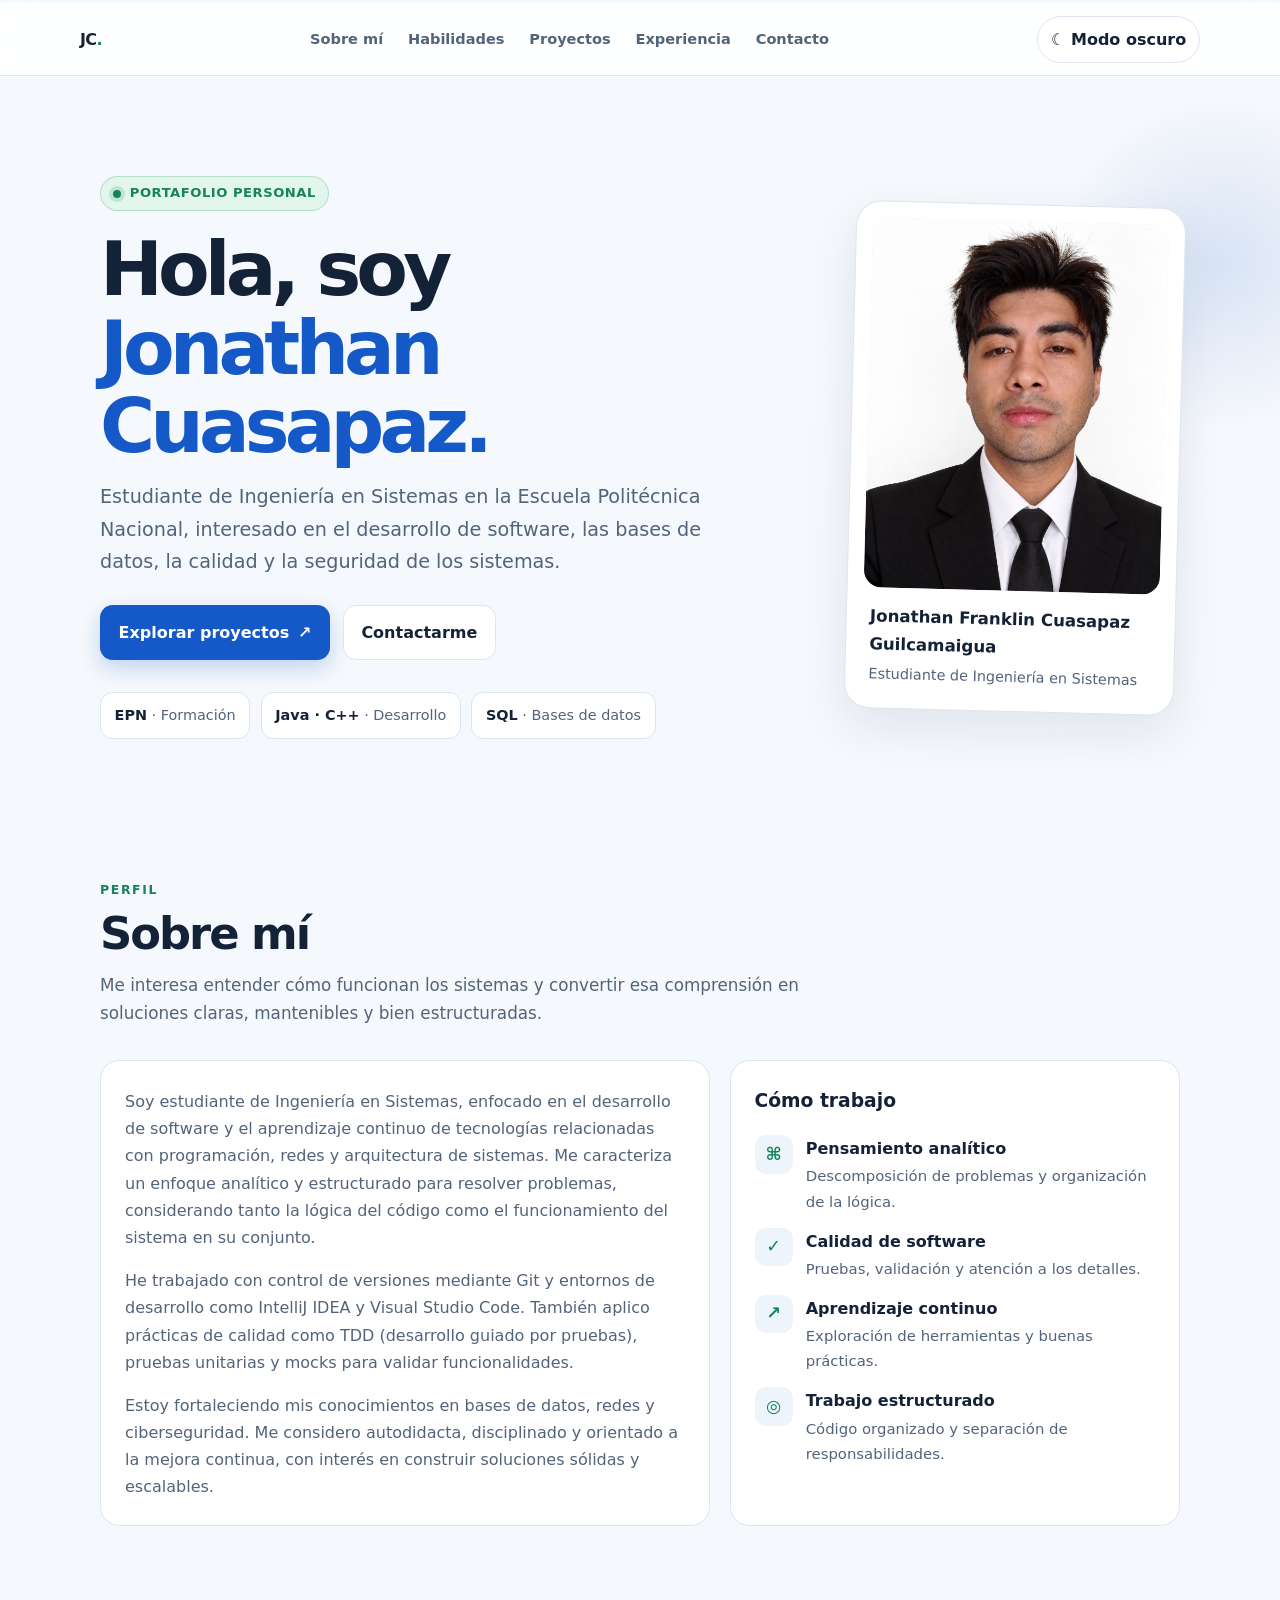
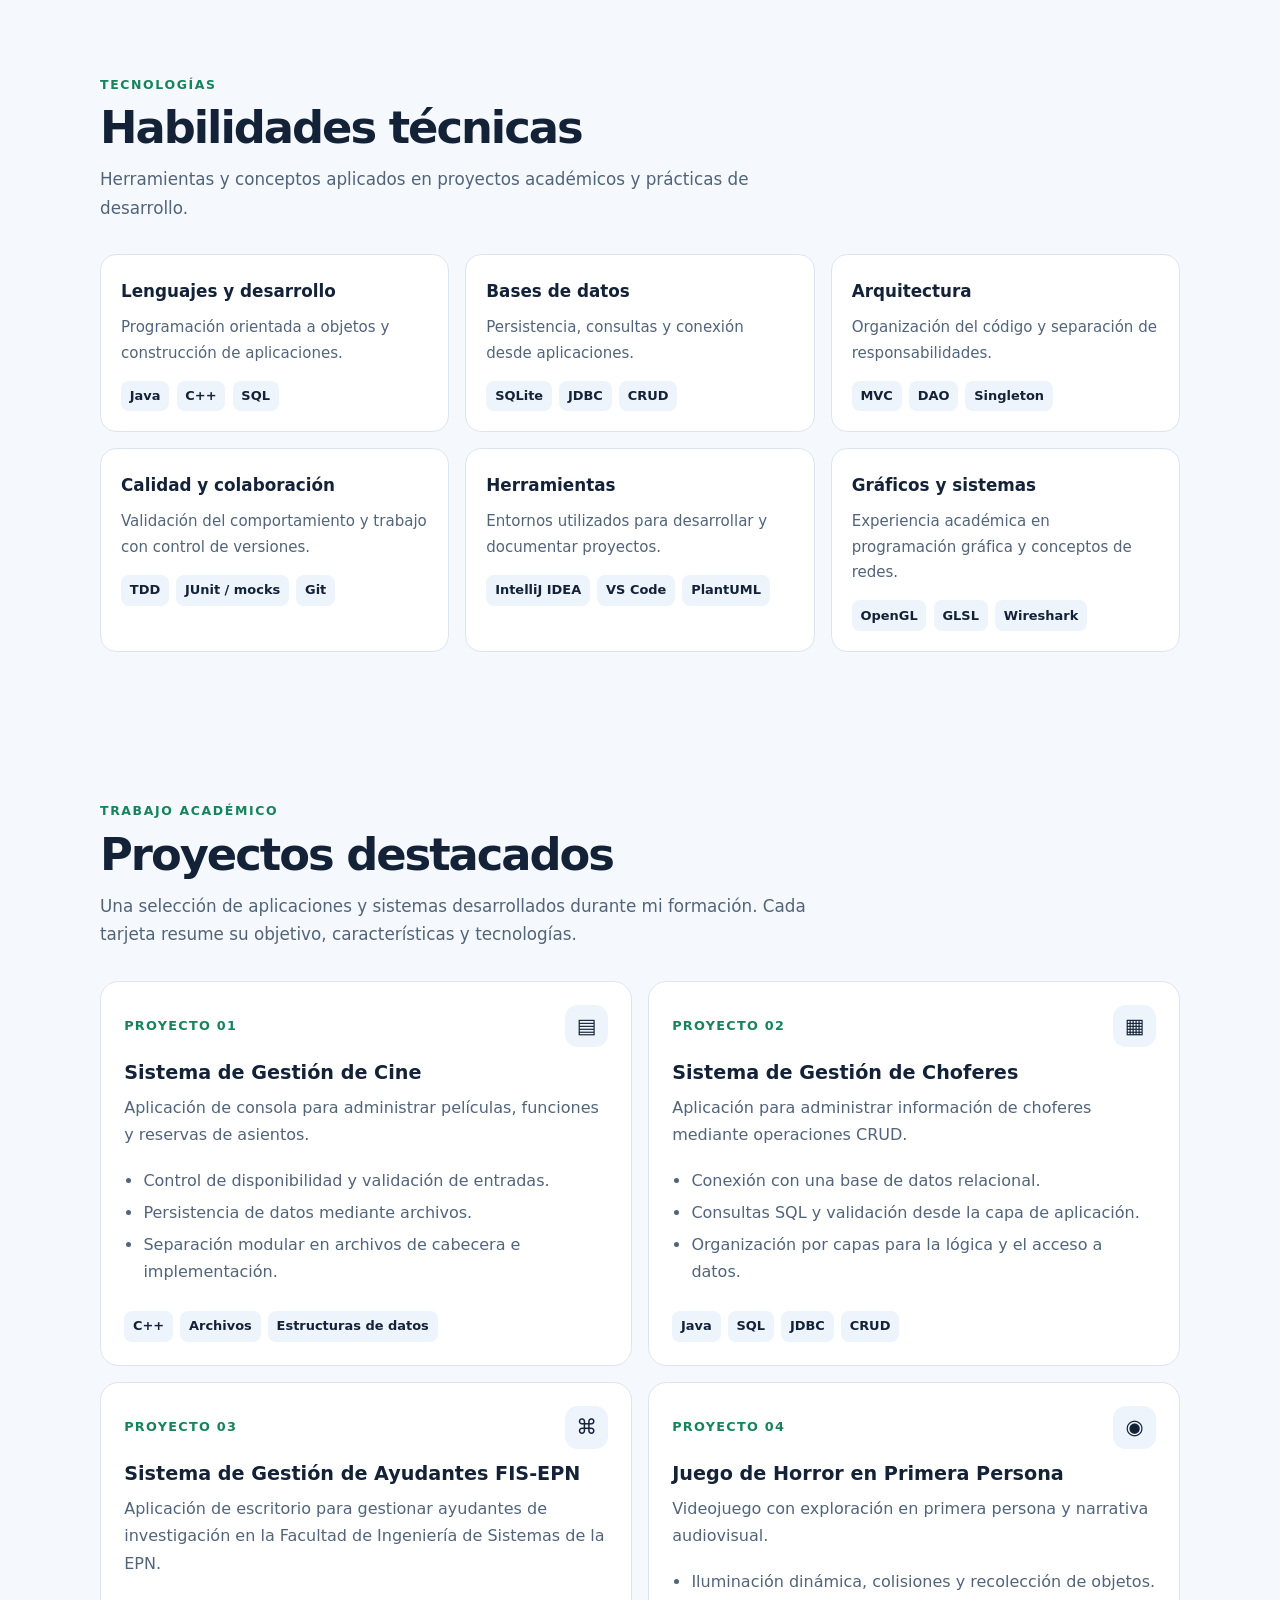
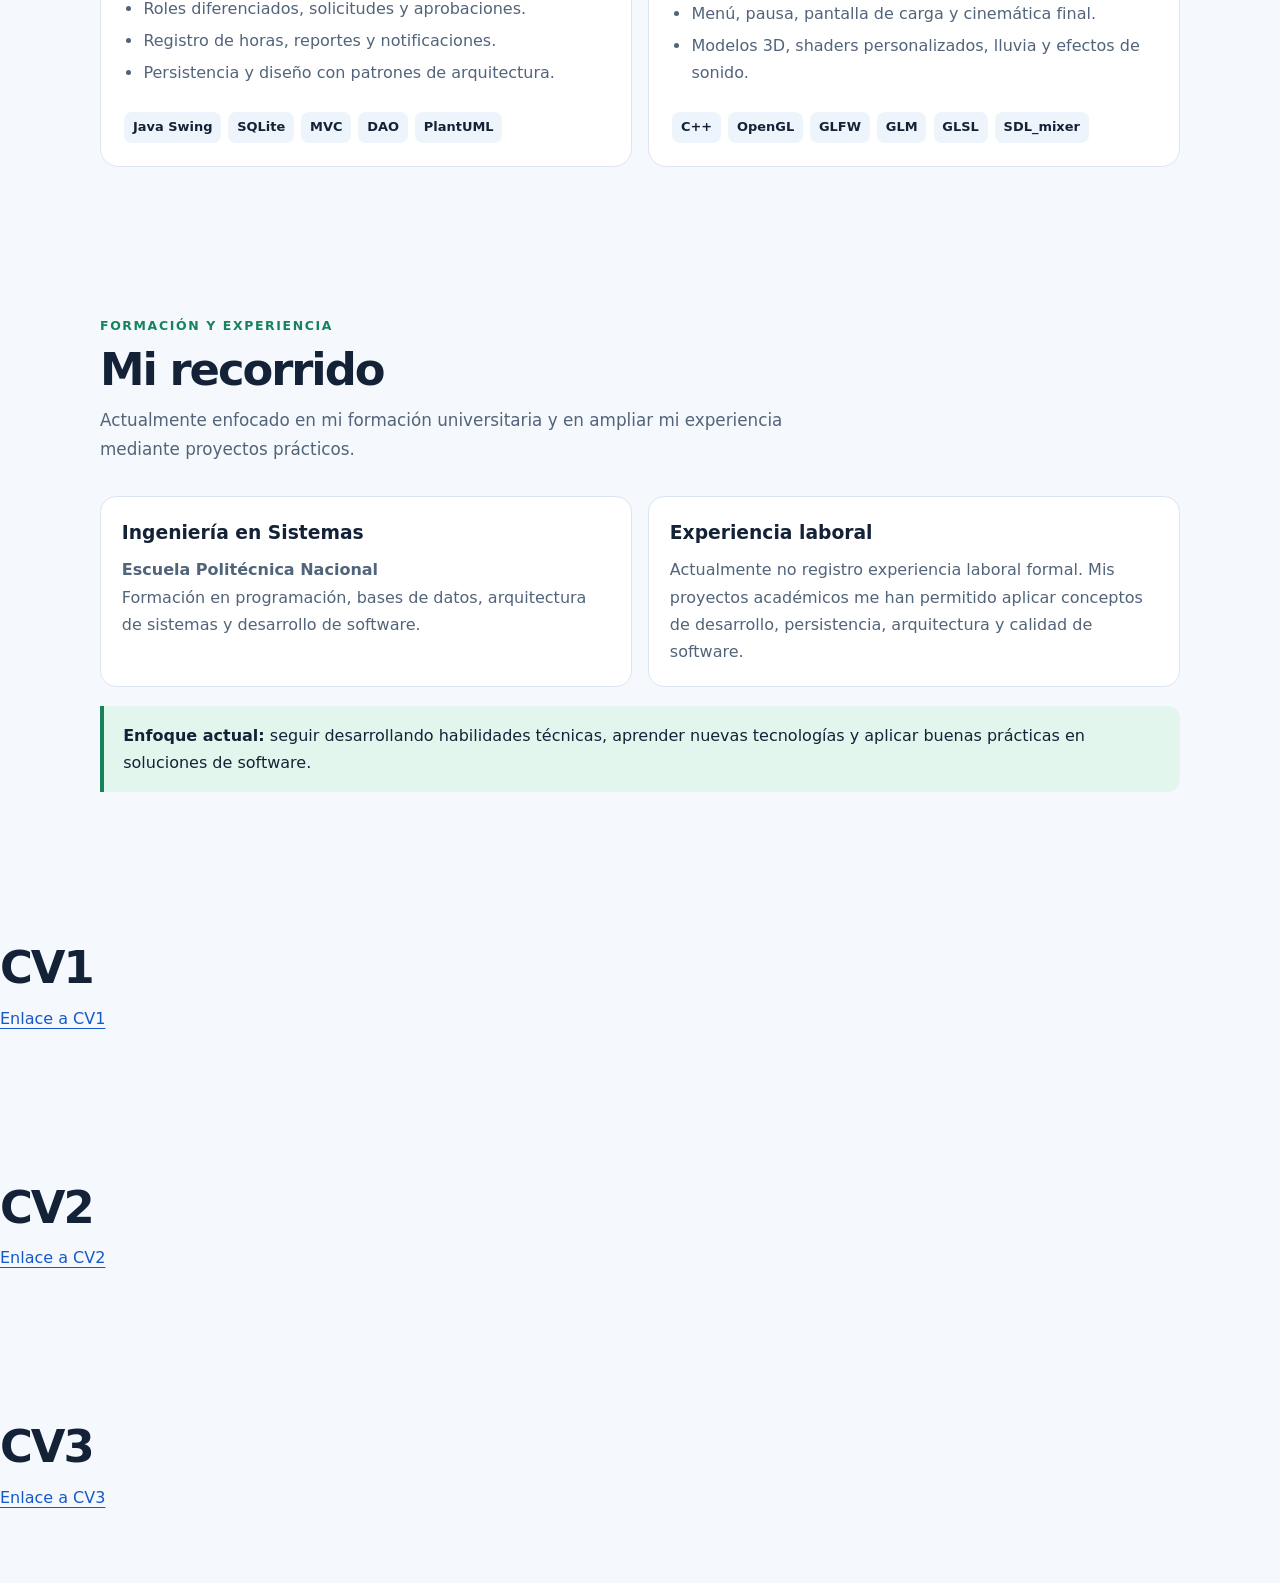
<file: index.html>
<!doctype html>
<html lang="es" data-theme="light">
<head>
  <meta charset="utf-8">
  <meta name="viewport" content="width=device-width, initial-scale=1">
  <meta name="color-scheme" content="light dark">
  <meta name="description" content="Portafolio profesional de Jonathan Franklin Cuasapaz Guilcamaigua, estudiante de Ingeniería en Sistemas. Proyectos de software, bases de datos y desarrollo.">
  <title>Jonathan Cuasapaz | Portafolio</title>
  <style>
    :root {
      --bg: #f5f8fc; --surface: #ffffff; --surface-2: #edf4fb;
      --text: #142238; --muted: #52647a; --line: #dce5ef;
      --blue: #1459c7; --blue-2: #0c3d8c; --green: #16835b;
      --green-soft: #e3f6ed; --shadow: 0 18px 48px rgba(20, 48, 82, .09);
      --header: rgba(255,255,255,.88); --focus: #e69b00;
    }
    [data-theme="dark"] {
      --bg: #0b1220; --surface: #121d2e; --surface-2: #1a2940;
      --text: #f0f5fc; --muted: #b4c2d5; --line: #2b3c53;
      --blue: #76aaff; --blue-2: #a9c9ff; --green: #5cdaa1;
      --green-soft: #173b31; --shadow: 0 18px 48px rgba(0,0,0,.24);
      --header: rgba(11,18,32,.9); --focus: #ffd166;
    }
    * { box-sizing: border-box; }
    html { scroll-behavior: smooth; scroll-padding-top: 92px; }
    body { margin: 0; font-family: Inter, ui-sans-serif, system-ui, -apple-system, "Segoe UI", sans-serif; background: var(--bg); color: var(--text); line-height: 1.7; font-size: 16px; }
    a { color: var(--blue); text-underline-offset: 4px; }
    a:hover { color: var(--green); }
    a:focus-visible, button:focus-visible { outline: 3px solid var(--focus); outline-offset: 4px; }
    button { font: inherit; }
    .skip-link { position: absolute; left: 1rem; top: -5rem; z-index: 1000; background: var(--surface); color: var(--text); padding: .8rem 1rem; border-radius: .7rem; }
    .skip-link:focus { top: 1rem; }
    .top-progress { height: 3px; position: fixed; inset: 0 0 auto; z-index: 1001; background: transparent; }
    .top-progress span { display: block; height: 100%; width: 0; background: linear-gradient(90deg, var(--blue), var(--green)); }
    header { position: sticky; top: 3px; z-index: 100; background: var(--header); backdrop-filter: blur(16px); border-bottom: 1px solid var(--line); }
    .nav-wrap { max-width: 1160px; margin: auto; padding: .8rem 1.25rem; display: flex; align-items: center; justify-content: space-between; gap: 1rem; }
    .brand { color: var(--text); font-weight: 850; text-decoration: none; letter-spacing: -.04em; white-space: nowrap; }
    .brand span { color: var(--green); }
    nav { display: flex; align-items: center; justify-content: flex-end; flex-wrap: wrap; gap: .25rem; }
    nav a { text-decoration: none; color: var(--muted); font-size: .91rem; font-weight: 650; padding: .5rem .65rem; border-radius: .6rem; }
    nav a:hover, nav a[aria-current="location"] { color: var(--blue); background: var(--surface-2); }
    .theme-btn { border: 1px solid var(--line); color: var(--text); background: var(--surface); border-radius: 999px; padding: .55rem .8rem; cursor: pointer; font-weight: 700; white-space: nowrap; }
    main { overflow: hidden; }
    .container { width: min(1080px, calc(100% - 2.5rem)); margin-inline: auto; }
    .hero { padding: clamp(3.5rem, 8vw, 7rem) 0 4rem; position: relative; }
    .hero::before { content:""; position:absolute; width: 340px; height:340px; border-radius:50%; background: radial-gradient(circle, rgba(20,89,199,.13), transparent 68%); right:-110px; top:20px; pointer-events:none; }
    .hero-grid { display:grid; grid-template-columns: 1.35fr .75fr; gap: clamp(2rem, 6vw, 5rem); align-items:center; position:relative; }
    .eyebrow { display:inline-flex; align-items:center; gap:.55rem; color:var(--green); background:var(--green-soft); border:1px solid color-mix(in srgb, var(--green) 22%, transparent); border-radius:999px; padding:.35rem .75rem; font-weight:800; font-size:.82rem; letter-spacing:.04em; text-transform:uppercase; }
    .status-dot { width:8px; height:8px; border-radius:50%; background:var(--green); box-shadow:0 0 0 4px color-mix(in srgb, var(--green) 16%, transparent); }
    h1 { font-size:clamp(2.55rem, 6vw, 4.7rem); line-height:1.04; letter-spacing:-.065em; margin:1.2rem 0 1rem; max-width:780px; }
    h1 .accent { color:var(--blue); }
    .hero-copy { color:var(--muted); font-size:clamp(1.05rem, 2vw, 1.2rem); max-width:650px; margin:0 0 1.6rem; }
    .actions { display:flex; flex-wrap:wrap; gap:.8rem; }
    .btn { display:inline-flex; justify-content:center; align-items:center; gap:.55rem; border-radius:.8rem; padding:.82rem 1.1rem; text-decoration:none; font-weight:800; border:1px solid transparent; transition:transform .18s ease, box-shadow .18s ease; }
    .btn:hover { transform:translateY(-2px); }
    .btn-primary { background:var(--blue); color:white; box-shadow:0 8px 20px color-mix(in srgb, var(--blue) 23%, transparent); }
    [data-theme="dark"] .btn-primary { color:#081323; }
    .btn-primary:hover { color:white; }
    [data-theme="dark"] .btn-primary:hover { color:#081323; }
    .btn-secondary { border-color:var(--line); background:var(--surface); color:var(--text); }
    .profile-card { max-width:330px; justify-self:end; width:100%; background:var(--surface); border:1px solid var(--line); border-radius:1.6rem; padding:1rem; box-shadow:var(--shadow); transform:rotate(1.5deg); }
    .profile-frame { overflow:hidden; border-radius:1.1rem; aspect-ratio:4/5; background:var(--surface-2); }
    .profile-frame img { display:block; width:100%; height:100%; object-fit:cover; object-position:center 32%; }
    .profile-caption { padding:.95rem .45rem .3rem; }
    .profile-caption strong { display:block; font-size:1.04rem; }
    .profile-caption span { color:var(--muted); font-size:.9rem; }
    .quick-facts { display:flex; flex-wrap:wrap; gap:.65rem; margin-top:2rem; }
    .fact { border:1px solid var(--line); background:var(--surface); border-radius:.75rem; padding:.65rem .85rem; color:var(--muted); font-size:.9rem; }
    .fact strong { color:var(--text); }
    section { padding:4.5rem 0; }
    .section-head { max-width:720px; margin-bottom:2rem; }
    .section-kicker { color:var(--green); text-transform:uppercase; letter-spacing:.13em; font-size:.78rem; font-weight:850; }
    h2 { font-size:clamp(1.9rem, 4vw, 2.8rem); letter-spacing:-.045em; line-height:1.15; margin:.35rem 0 .7rem; }
    .section-intro { color:var(--muted); margin:0; font-size:1.05rem; }
    .about-grid { display:grid; grid-template-columns:1.15fr .85fr; gap:1.25rem; }
    .panel { border:1px solid var(--line); border-radius:1.2rem; padding:1.5rem; background:var(--surface); }
    .panel p { color:var(--muted); margin:.2rem 0 1rem; }
    .panel p:last-child { margin-bottom:0; }
    .strengths { display:grid; gap:.8rem; }
    .strength { display:flex; gap:.8rem; align-items:flex-start; }
    .icon-box { flex:0 0 2.4rem; height:2.4rem; display:grid; place-items:center; background:var(--surface-2); border-radius:.7rem; color:var(--green); font-size:1.1rem; font-weight:900; }
    .strength strong { display:block; margin-bottom:.12rem; }
    .strength span { display:block; color:var(--muted); font-size:.93rem; }
    .skills-grid { display:grid; grid-template-columns:repeat(3,1fr); gap:1rem; }
    .skill-card { background:var(--surface); border:1px solid var(--line); border-radius:1rem; padding:1.25rem; }
    .skill-card h3 { margin:.1rem 0 .6rem; font-size:1.05rem; }
    .skill-card p { color:var(--muted); margin:0 0 .9rem; font-size:.94rem; }
    .tags { display:flex; flex-wrap:wrap; gap:.45rem; }
    .tag { display:inline-block; background:var(--surface-2); color:var(--text); border-radius:.5rem; padding:.28rem .55rem; font-size:.81rem; font-weight:700; }
    .projects { display:grid; grid-template-columns:repeat(2, minmax(0,1fr)); gap:1rem; }
    .project { display:flex; flex-direction:column; background:var(--surface); border:1px solid var(--line); border-radius:1.15rem; padding:1.45rem; transition:transform .2s ease, box-shadow .2s ease, border-color .2s ease; }
    .project:hover { transform:translateY(-4px); box-shadow:var(--shadow); border-color:color-mix(in srgb, var(--blue) 45%, var(--line)); }
    .project-top { display:flex; align-items:center; justify-content:space-between; gap:1rem; margin-bottom:.8rem; }
    .project-number { color:var(--green); font-size:.8rem; font-weight:900; letter-spacing:.1em; }
    .project-symbol { display:grid; place-items:center; width:2.65rem; height:2.65rem; background:var(--surface-2); border-radius:.8rem; font-size:1.3rem; }
    .project h3 { font-size:1.2rem; margin:0 0 .5rem; line-height:1.35; }
    .project p { color:var(--muted); margin:0 0 .9rem; }
    .project ul { color:var(--muted); padding-left:1.2rem; margin:.1rem 0 1.1rem; }
    .project li { padding:.15rem 0; }
    .project .tags { margin-top:auto; padding-top:.35rem; }
    .experience-note { margin-top:1.2rem; padding:1rem 1.2rem; border-left:4px solid var(--green); background:var(--green-soft); color:var(--text); border-radius:0 .8rem .8rem 0; }
    .timeline { display:grid; grid-template-columns:repeat(2,1fr); gap:1rem; }
    .timeline-item { border:1px solid var(--line); background:var(--surface); border-radius:1rem; padding:1.3rem; }
    .timeline-item h3 { margin:0 0 .45rem; }
    .timeline-item p { color:var(--muted); margin:0; }
    .contact-box { display:flex; justify-content:space-between; align-items:center; gap:2rem; border-radius:1.4rem; padding:clamp(1.5rem,4vw,2.5rem); background:linear-gradient(125deg, var(--surface), var(--surface-2)); border:1px solid var(--line); }
    .contact-box p { color:var(--muted); max-width:590px; margin:.5rem 0 0; }
    .contact-links { display:flex; flex-direction:column; gap:.65rem; min-width:230px; }
    .contact-link { display:flex; align-items:center; gap:.7rem; text-decoration:none; font-weight:750; overflow-wrap:anywhere; }
    footer { border-top:1px solid var(--line); padding:1.5rem 0 2rem; color:var(--muted); font-size:.9rem; }
    .footer-inner { display:flex; justify-content:space-between; flex-wrap:wrap; gap:.8rem; }
    .whatsapp { position:fixed; right:1.25rem; bottom:1.25rem; z-index:150; display:flex; align-items:center; gap:.6rem; background:#168653; color:#fff; text-decoration:none; font-weight:850; border-radius:999px; padding:.85rem 1.1rem; box-shadow:0 10px 28px rgba(0,0,0,.22); }
    .whatsapp:hover { color:#fff; background:#106b41; transform:translateY(-2px); }
    .wa-icon { width:1.35rem; height:1.35rem; display:inline-block; }
    .toast { position:fixed; left:50%; bottom:1.3rem; transform:translate(-50%, 140%); opacity:0; background:var(--text); color:var(--bg); padding:.65rem 1rem; border-radius:.75rem; z-index:300; transition:transform .2s, opacity .2s; pointer-events:none; }
    .toast.show { transform:translate(-50%,0); opacity:1; }
    @media (prefers-reduced-motion:reduce) { *,*::before,*::after { scroll-behavior:auto !important; transition:none !important; animation:none !important; } }
    @media (max-width:850px) { .nav-wrap { flex-wrap:wrap; } nav { order:3; width:100%; justify-content:flex-start; overflow-x:auto; flex-wrap:nowrap; padding-bottom:.1rem; } nav a { white-space:nowrap; } .hero-grid { grid-template-columns:1fr .65fr; gap:1.5rem; } .skills-grid { grid-template-columns:repeat(2,1fr); } }
    @media (max-width:620px) { .container { width:min(100% - 1.5rem,1080px); } .nav-wrap { padding:.7rem .8rem; } .hero { padding-top:3rem; } .hero-grid,.about-grid,.projects,.timeline { grid-template-columns:1fr; } .profile-card { justify-self:start; max-width:260px; grid-row:1; transform:none; } .hero-copy { font-size:1.02rem; } section { padding:3.4rem 0; } .skills-grid { grid-template-columns:1fr; } .contact-box { align-items:stretch; flex-direction:column; } .contact-links { min-width:0; } .whatsapp { right:.8rem; bottom:.8rem; padding:.8rem; } .whatsapp .wa-label { display:none; } }
  </style>
</head>
<body>
  <a class="skip-link" href="#contenido">Saltar al contenido principal</a>
  <div class="top-progress" aria-hidden="true"><span id="reading-progress"></span></div>
  <header>
    <div class="nav-wrap">
      <a class="brand" href="#inicio" aria-label="Jonathan Cuasapaz, ir al inicio">JC<span>.</span></a>
      <nav aria-label="Navegación principal">
        <a href="#sobre-mi">Sobre mí</a>
        <a href="#habilidades">Habilidades</a>
        <a href="#proyectos">Proyectos</a>
        <a href="#experiencia">Experiencia</a>
        <a href="#contacto">Contacto</a>
      </nav>
      <button class="theme-btn" id="theme-toggle" type="button" aria-label="Cambiar a modo oscuro" aria-pressed="false"><span id="theme-icon" aria-hidden="true">☾</span> <span id="theme-label">Modo oscuro</span></button>
    </div>
  </header>

  <main id="contenido">
    <section class="hero" id="inicio" aria-labelledby="hero-title">
      <div class="container hero-grid">
        <div>
          <span class="eyebrow"><span class="status-dot" aria-hidden="true"></span> Portafolio personal</span>
          <h1 id="hero-title">Hola, soy <span class="accent">Jonathan Cuasapaz.</span></h1>
          <p class="hero-copy">Estudiante de Ingeniería en Sistemas en la Escuela Politécnica Nacional, interesado en el desarrollo de software, las bases de datos, la calidad y la seguridad de los sistemas.</p>
          <div class="actions">
            <a class="btn btn-primary" href="#proyectos">Explorar proyectos <span aria-hidden="true">↗</span></a>
            <a class="btn btn-secondary" href="#contacto">Contactarme</a>
          </div>
          <div class="quick-facts" aria-label="Datos destacados">
            <div class="fact"><strong>EPN</strong> · Formación</div>
            <div class="fact"><strong>Java · C++</strong> · Desarrollo</div>
            <div class="fact"><strong>SQL</strong> · Bases de datos</div>
          </div>
        </div>
        <aside class="profile-card" aria-label="Foto de perfil">
          <div class="profile-frame"><img src="[data-uri]" alt="Retrato de Jonathan Cuasapaz con traje negro y corbata, sobre fondo blanco" width="1024" height="1365"></div>
          <div class="profile-caption"><strong>Jonathan Franklin Cuasapaz Guilcamaigua</strong><span>Estudiante de Ingeniería en Sistemas</span></div>
        </aside>
      </div>
    </section>

    <section id="sobre-mi" aria-labelledby="about-title">
      <div class="container">
        <div class="section-head">
          <span class="section-kicker">Perfil</span>
          <h2 id="about-title">Sobre mí</h2>
          <p class="section-intro">Me interesa entender cómo funcionan los sistemas y convertir esa comprensión en soluciones claras, mantenibles y bien estructuradas.</p>
        </div>
        <div class="about-grid">
          <article class="panel">
            <p>Soy estudiante de Ingeniería en Sistemas, enfocado en el desarrollo de software y el aprendizaje continuo de tecnologías relacionadas con programación, redes y arquitectura de sistemas. Me caracteriza un enfoque analítico y estructurado para resolver problemas, considerando tanto la lógica del código como el funcionamiento del sistema en su conjunto.</p>
            <p>He trabajado con control de versiones mediante Git y entornos de desarrollo como IntelliJ IDEA y Visual Studio Code. También aplico prácticas de calidad como TDD (desarrollo guiado por pruebas), pruebas unitarias y mocks para validar funcionalidades.</p>
            <p>Estoy fortaleciendo mis conocimientos en bases de datos, redes y ciberseguridad. Me considero autodidacta, disciplinado y orientado a la mejora continua, con interés en construir soluciones sólidas y escalables.</p>
          </article>
          <aside class="panel">
            <h3 style="margin-top:0">Cómo trabajo</h3>
            <div class="strengths">
              <div class="strength"><div class="icon-box" aria-hidden="true">⌘</div><div><strong>Pensamiento analítico</strong><span>Descomposición de problemas y organización de la lógica.</span></div></div>
              <div class="strength"><div class="icon-box" aria-hidden="true">✓</div><div><strong>Calidad de software</strong><span>Pruebas, validación y atención a los detalles.</span></div></div>
              <div class="strength"><div class="icon-box" aria-hidden="true">↗</div><div><strong>Aprendizaje continuo</strong><span>Exploración de herramientas y buenas prácticas.</span></div></div>
              <div class="strength"><div class="icon-box" aria-hidden="true">◎</div><div><strong>Trabajo estructurado</strong><span>Código organizado y separación de responsabilidades.</span></div></div>
            </div>
          </aside>
        </div>
      </div>
    </section>

    <section id="habilidades" aria-labelledby="skills-title">
      <div class="container">
        <div class="section-head">
          <span class="section-kicker">Tecnologías</span>
          <h2 id="skills-title">Habilidades técnicas</h2>
          <p class="section-intro">Herramientas y conceptos aplicados en proyectos académicos y prácticas de desarrollo.</p>
        </div>
        <div class="skills-grid">
          <article class="skill-card"><h3>Lenguajes y desarrollo</h3><p>Programación orientada a objetos y construcción de aplicaciones.</p><div class="tags"><span class="tag">Java</span><span class="tag">C++</span><span class="tag">SQL</span></div></article>
          <article class="skill-card"><h3>Bases de datos</h3><p>Persistencia, consultas y conexión desde aplicaciones.</p><div class="tags"><span class="tag">SQLite</span><span class="tag">JDBC</span><span class="tag">CRUD</span></div></article>
          <article class="skill-card"><h3>Arquitectura</h3><p>Organización del código y separación de responsabilidades.</p><div class="tags"><span class="tag">MVC</span><span class="tag">DAO</span><span class="tag">Singleton</span></div></article>
          <article class="skill-card"><h3>Calidad y colaboración</h3><p>Validación del comportamiento y trabajo con control de versiones.</p><div class="tags"><span class="tag">TDD</span><span class="tag">JUnit / mocks</span><span class="tag">Git</span></div></article>
          <article class="skill-card"><h3>Herramientas</h3><p>Entornos utilizados para desarrollar y documentar proyectos.</p><div class="tags"><span class="tag">IntelliJ IDEA</span><span class="tag">VS Code</span><span class="tag">PlantUML</span></div></article>
          <article class="skill-card"><h3>Gráficos y sistemas</h3><p>Experiencia académica en programación gráfica y conceptos de redes.</p><div class="tags"><span class="tag">OpenGL</span><span class="tag">GLSL</span><span class="tag">Wireshark</span></div></article>
        </div>
      </div>
    </section>

    <section id="proyectos" aria-labelledby="projects-title">
      <div class="container">
        <div class="section-head">
          <span class="section-kicker">Trabajo académico</span>
          <h2 id="projects-title">Proyectos destacados</h2>
          <p class="section-intro">Una selección de aplicaciones y sistemas desarrollados durante mi formación. Cada tarjeta resume su objetivo, características y tecnologías.</p>
        </div>
        <div class="projects">
          <article class="project">
            <div class="project-top"><span class="project-number">PROYECTO 01</span><span class="project-symbol" aria-hidden="true">▤</span></div>
            <h3>Sistema de Gestión de Cine</h3>
            <p>Aplicación de consola para administrar películas, funciones y reservas de asientos.</p>
            <ul><li>Control de disponibilidad y validación de entradas.</li><li>Persistencia de datos mediante archivos.</li><li>Separación modular en archivos de cabecera e implementación.</li></ul>
            <div class="tags"><span class="tag">C++</span><span class="tag">Archivos</span><span class="tag">Estructuras de datos</span></div>
          </article>
          <article class="project">
            <div class="project-top"><span class="project-number">PROYECTO 02</span><span class="project-symbol" aria-hidden="true">▦</span></div>
            <h3>Sistema de Gestión de Choferes</h3>
            <p>Aplicación para administrar información de choferes mediante operaciones CRUD.</p>
            <ul><li>Conexión con una base de datos relacional.</li><li>Consultas SQL y validación desde la capa de aplicación.</li><li>Organización por capas para la lógica y el acceso a datos.</li></ul>
            <div class="tags"><span class="tag">Java</span><span class="tag">SQL</span><span class="tag">JDBC</span><span class="tag">CRUD</span></div>
          </article>
          <article class="project">
            <div class="project-top"><span class="project-number">PROYECTO 03</span><span class="project-symbol" aria-hidden="true">⌘</span></div>
            <h3>Sistema de Gestión de Ayudantes FIS-EPN</h3>
            <p>Aplicación de escritorio para gestionar ayudantes de investigación en la Facultad de Ingeniería de Sistemas de la EPN.</p>
            <ul><li>Roles diferenciados, solicitudes y aprobaciones.</li><li>Registro de horas, reportes y notificaciones.</li><li>Persistencia y diseño con patrones de arquitectura.</li></ul>
            <div class="tags"><span class="tag">Java Swing</span><span class="tag">SQLite</span><span class="tag">MVC</span><span class="tag">DAO</span><span class="tag">PlantUML</span></div>
          </article>
          <article class="project">
            <div class="project-top"><span class="project-number">PROYECTO 04</span><span class="project-symbol" aria-hidden="true">◉</span></div>
            <h3>Juego de Horror en Primera Persona</h3>
            <p>Videojuego con exploración en primera persona y narrativa audiovisual.</p>
            <ul><li>Iluminación dinámica, colisiones y recolección de objetos.</li><li>Menú, pausa, pantalla de carga y cinemática final.</li><li>Modelos 3D, shaders personalizados, lluvia y efectos de sonido.</li></ul>
            <div class="tags"><span class="tag">C++</span><span class="tag">OpenGL</span><span class="tag">GLFW</span><span class="tag">GLM</span><span class="tag">GLSL</span><span class="tag">SDL_mixer</span></div>
          </article>
        </div>
      </div>
    </section>

    <section id="experiencia" aria-labelledby="experience-title">
      <div class="container">
        <div class="section-head">
          <span class="section-kicker">Formación y experiencia</span>
          <h2 id="experience-title">Mi recorrido</h2>
          <p class="section-intro">Actualmente enfocado en mi formación universitaria y en ampliar mi experiencia mediante proyectos prácticos.</p>
        </div>
        <div class="timeline">
          <article class="timeline-item"><h3>Ingeniería en Sistemas</h3><p><strong>Escuela Politécnica Nacional</strong></p><p>Formación en programación, bases de datos, arquitectura de sistemas y desarrollo de software.</p></article>
          <article class="timeline-item"><h3>Experiencia laboral</h3><p>Actualmente no registro experiencia laboral formal. Mis proyectos académicos me han permitido aplicar conceptos de desarrollo, persistencia, arquitectura y calidad de software.</p></article>
        </div>
        <div class="experience-note"><strong>Enfoque actual:</strong> seguir desarrollando habilidades técnicas, aprender nuevas tecnologías y aplicar buenas prácticas en soluciones de software.</div>
      </div>
    </section>
    <section id="CV1">
        <h2>CV1</h2>
        <a href="jonathancuasapazv1.html" target="_blank">Enlace a CV1</a>
    </section>
    <section id="CV2">
        <h2>CV2</h2>
        <a href="jonathancuasapazv2.html" target="_blank">Enlace a CV2</a>
    </section>
    <section id="CV3">
        <h2>CV3</h2>
        <a href="jonathancuasapazv3.html" target="_blank">Enlace a CV3</a>
    </section>
</body>
</html>
</file>
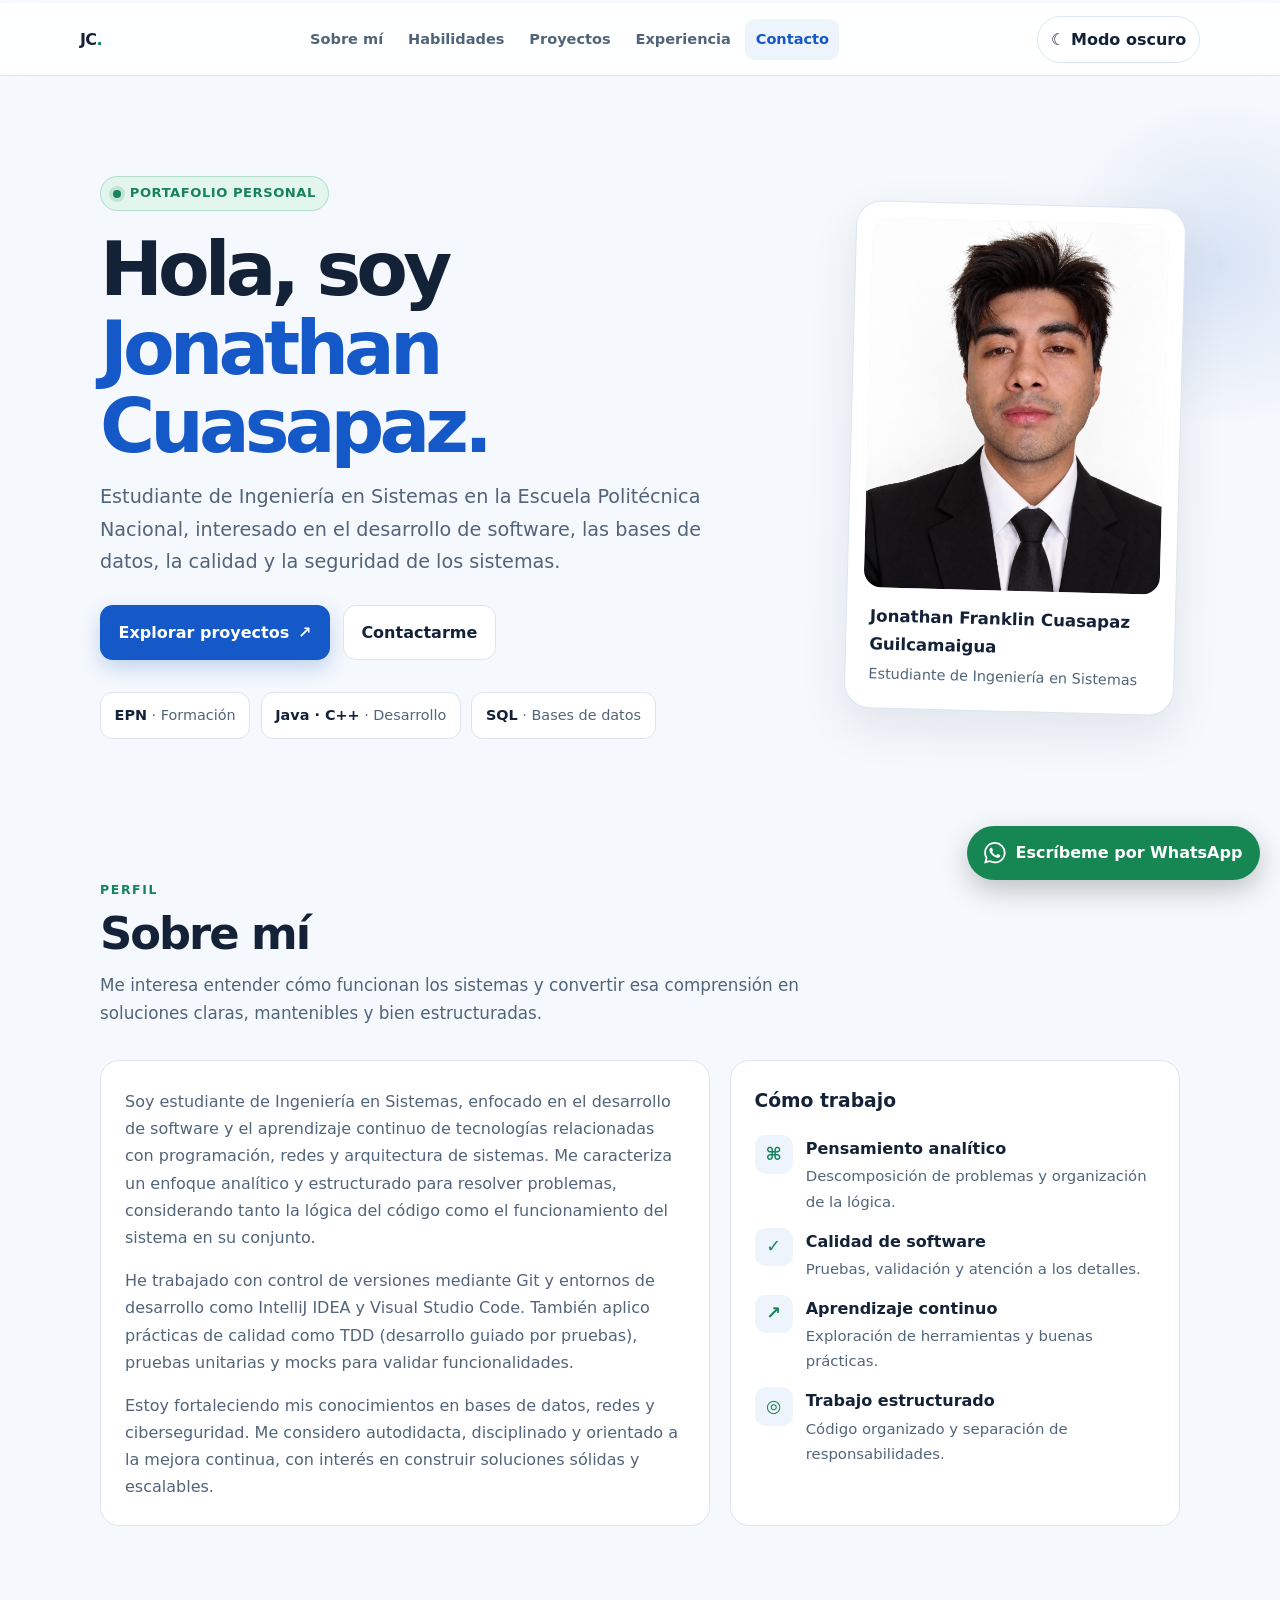
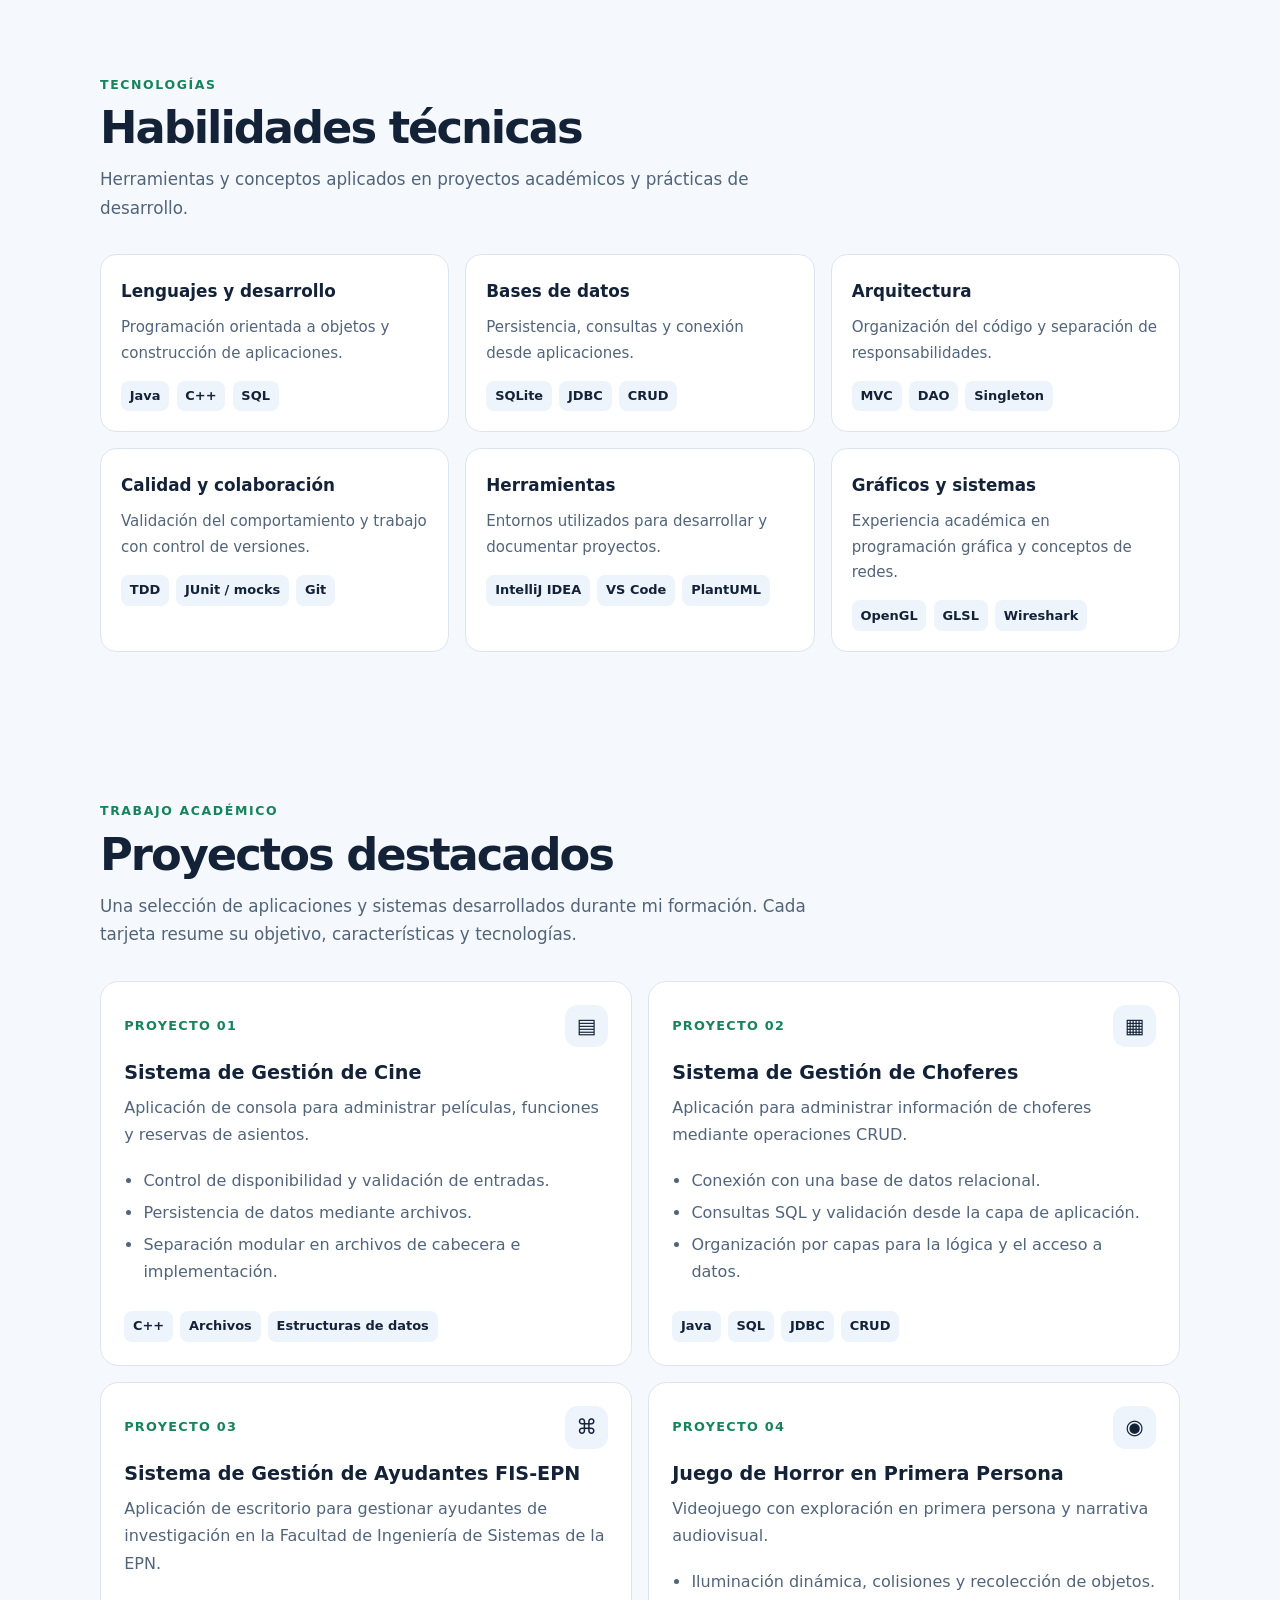
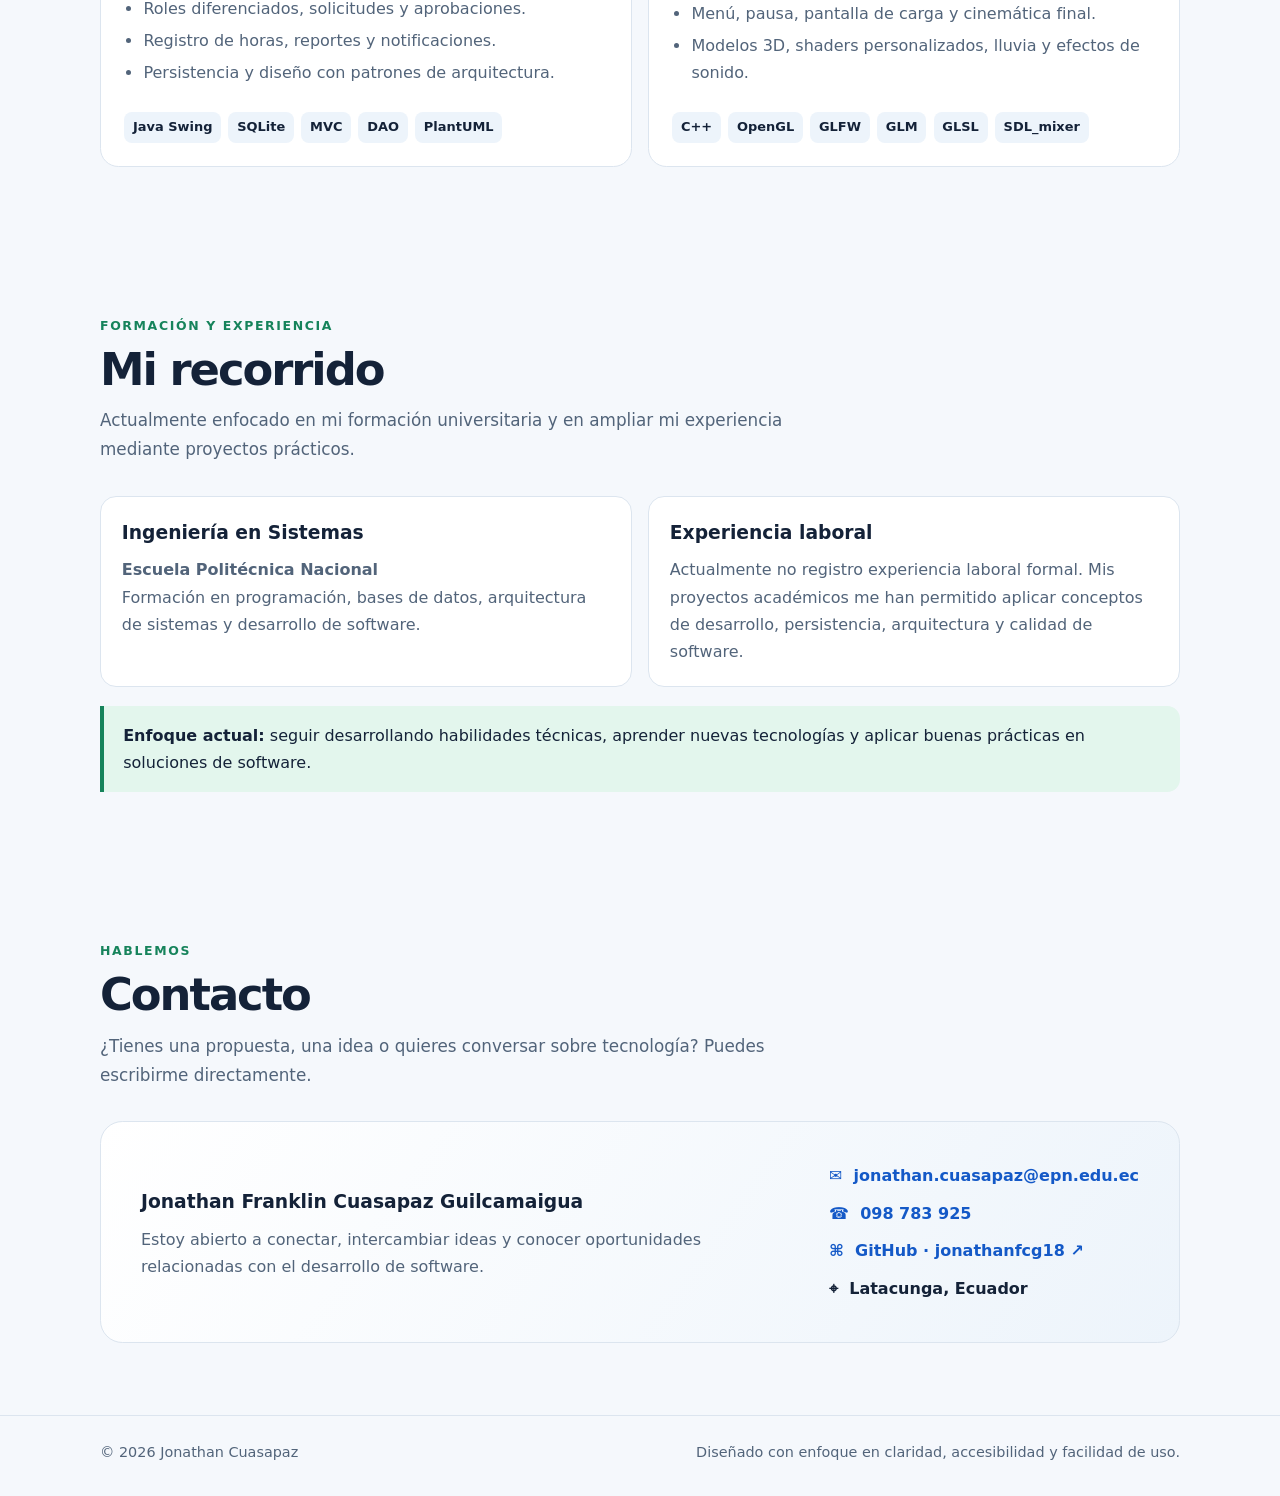
<file: jonathancuasapazv1.html>
<!doctype html>
<html lang="es" data-theme="light">
<head>
  <meta charset="utf-8">
  <meta name="viewport" content="width=device-width, initial-scale=1">
  <meta name="color-scheme" content="light dark">
  <meta name="description" content="Portafolio profesional de Jonathan Franklin Cuasapaz Guilcamaigua, estudiante de Ingeniería en Sistemas. Proyectos de software, bases de datos y desarrollo.">
  <title>Jonathan Cuasapaz | Portafolio</title>
  <style>
    :root {
      --bg: #f5f8fc; --surface: #ffffff; --surface-2: #edf4fb;
      --text: #142238; --muted: #52647a; --line: #dce5ef;
      --blue: #1459c7; --blue-2: #0c3d8c; --green: #16835b;
      --green-soft: #e3f6ed; --shadow: 0 18px 48px rgba(20, 48, 82, .09);
      --header: rgba(255,255,255,.88); --focus: #e69b00;
    }
    [data-theme="dark"] {
      --bg: #0b1220; --surface: #121d2e; --surface-2: #1a2940;
      --text: #f0f5fc; --muted: #b4c2d5; --line: #2b3c53;
      --blue: #76aaff; --blue-2: #a9c9ff; --green: #5cdaa1;
      --green-soft: #173b31; --shadow: 0 18px 48px rgba(0,0,0,.24);
      --header: rgba(11,18,32,.9); --focus: #ffd166;
    }
    * { box-sizing: border-box; }
    html { scroll-behavior: smooth; scroll-padding-top: 92px; }
    body { margin: 0; font-family: Inter, ui-sans-serif, system-ui, -apple-system, "Segoe UI", sans-serif; background: var(--bg); color: var(--text); line-height: 1.7; font-size: 16px; }
    a { color: var(--blue); text-underline-offset: 4px; }
    a:hover { color: var(--green); }
    a:focus-visible, button:focus-visible { outline: 3px solid var(--focus); outline-offset: 4px; }
    button { font: inherit; }
    .skip-link { position: absolute; left: 1rem; top: -5rem; z-index: 1000; background: var(--surface); color: var(--text); padding: .8rem 1rem; border-radius: .7rem; }
    .skip-link:focus { top: 1rem; }
    .top-progress { height: 3px; position: fixed; inset: 0 0 auto; z-index: 1001; background: transparent; }
    .top-progress span { display: block; height: 100%; width: 0; background: linear-gradient(90deg, var(--blue), var(--green)); }
    header { position: sticky; top: 3px; z-index: 100; background: var(--header); backdrop-filter: blur(16px); border-bottom: 1px solid var(--line); }
    .nav-wrap { max-width: 1160px; margin: auto; padding: .8rem 1.25rem; display: flex; align-items: center; justify-content: space-between; gap: 1rem; }
    .brand { color: var(--text); font-weight: 850; text-decoration: none; letter-spacing: -.04em; white-space: nowrap; }
    .brand span { color: var(--green); }
    nav { display: flex; align-items: center; justify-content: flex-end; flex-wrap: wrap; gap: .25rem; }
    nav a { text-decoration: none; color: var(--muted); font-size: .91rem; font-weight: 650; padding: .5rem .65rem; border-radius: .6rem; }
    nav a:hover, nav a[aria-current="location"] { color: var(--blue); background: var(--surface-2); }
    .theme-btn { border: 1px solid var(--line); color: var(--text); background: var(--surface); border-radius: 999px; padding: .55rem .8rem; cursor: pointer; font-weight: 700; white-space: nowrap; }
    main { overflow: hidden; }
    .container { width: min(1080px, calc(100% - 2.5rem)); margin-inline: auto; }
    .hero { padding: clamp(3.5rem, 8vw, 7rem) 0 4rem; position: relative; }
    .hero::before { content:""; position:absolute; width: 340px; height:340px; border-radius:50%; background: radial-gradient(circle, rgba(20,89,199,.13), transparent 68%); right:-110px; top:20px; pointer-events:none; }
    .hero-grid { display:grid; grid-template-columns: 1.35fr .75fr; gap: clamp(2rem, 6vw, 5rem); align-items:center; position:relative; }
    .eyebrow { display:inline-flex; align-items:center; gap:.55rem; color:var(--green); background:var(--green-soft); border:1px solid color-mix(in srgb, var(--green) 22%, transparent); border-radius:999px; padding:.35rem .75rem; font-weight:800; font-size:.82rem; letter-spacing:.04em; text-transform:uppercase; }
    .status-dot { width:8px; height:8px; border-radius:50%; background:var(--green); box-shadow:0 0 0 4px color-mix(in srgb, var(--green) 16%, transparent); }
    h1 { font-size:clamp(2.55rem, 6vw, 4.7rem); line-height:1.04; letter-spacing:-.065em; margin:1.2rem 0 1rem; max-width:780px; }
    h1 .accent { color:var(--blue); }
    .hero-copy { color:var(--muted); font-size:clamp(1.05rem, 2vw, 1.2rem); max-width:650px; margin:0 0 1.6rem; }
    .actions { display:flex; flex-wrap:wrap; gap:.8rem; }
    .btn { display:inline-flex; justify-content:center; align-items:center; gap:.55rem; border-radius:.8rem; padding:.82rem 1.1rem; text-decoration:none; font-weight:800; border:1px solid transparent; transition:transform .18s ease, box-shadow .18s ease; }
    .btn:hover { transform:translateY(-2px); }
    .btn-primary { background:var(--blue); color:white; box-shadow:0 8px 20px color-mix(in srgb, var(--blue) 23%, transparent); }
    [data-theme="dark"] .btn-primary { color:#081323; }
    .btn-primary:hover { color:white; }
    [data-theme="dark"] .btn-primary:hover { color:#081323; }
    .btn-secondary { border-color:var(--line); background:var(--surface); color:var(--text); }
    .profile-card { max-width:330px; justify-self:end; width:100%; background:var(--surface); border:1px solid var(--line); border-radius:1.6rem; padding:1rem; box-shadow:var(--shadow); transform:rotate(1.5deg); }
    .profile-frame { overflow:hidden; border-radius:1.1rem; aspect-ratio:4/5; background:var(--surface-2); }
    .profile-frame img { display:block; width:100%; height:100%; object-fit:cover; object-position:center 32%; }
    .profile-caption { padding:.95rem .45rem .3rem; }
    .profile-caption strong { display:block; font-size:1.04rem; }
    .profile-caption span { color:var(--muted); font-size:.9rem; }
    .quick-facts { display:flex; flex-wrap:wrap; gap:.65rem; margin-top:2rem; }
    .fact { border:1px solid var(--line); background:var(--surface); border-radius:.75rem; padding:.65rem .85rem; color:var(--muted); font-size:.9rem; }
    .fact strong { color:var(--text); }
    section { padding:4.5rem 0; }
    .section-head { max-width:720px; margin-bottom:2rem; }
    .section-kicker { color:var(--green); text-transform:uppercase; letter-spacing:.13em; font-size:.78rem; font-weight:850; }
    h2 { font-size:clamp(1.9rem, 4vw, 2.8rem); letter-spacing:-.045em; line-height:1.15; margin:.35rem 0 .7rem; }
    .section-intro { color:var(--muted); margin:0; font-size:1.05rem; }
    .about-grid { display:grid; grid-template-columns:1.15fr .85fr; gap:1.25rem; }
    .panel { border:1px solid var(--line); border-radius:1.2rem; padding:1.5rem; background:var(--surface); }
    .panel p { color:var(--muted); margin:.2rem 0 1rem; }
    .panel p:last-child { margin-bottom:0; }
    .strengths { display:grid; gap:.8rem; }
    .strength { display:flex; gap:.8rem; align-items:flex-start; }
    .icon-box { flex:0 0 2.4rem; height:2.4rem; display:grid; place-items:center; background:var(--surface-2); border-radius:.7rem; color:var(--green); font-size:1.1rem; font-weight:900; }
    .strength strong { display:block; margin-bottom:.12rem; }
    .strength span { display:block; color:var(--muted); font-size:.93rem; }
    .skills-grid { display:grid; grid-template-columns:repeat(3,1fr); gap:1rem; }
    .skill-card { background:var(--surface); border:1px solid var(--line); border-radius:1rem; padding:1.25rem; }
    .skill-card h3 { margin:.1rem 0 .6rem; font-size:1.05rem; }
    .skill-card p { color:var(--muted); margin:0 0 .9rem; font-size:.94rem; }
    .tags { display:flex; flex-wrap:wrap; gap:.45rem; }
    .tag { display:inline-block; background:var(--surface-2); color:var(--text); border-radius:.5rem; padding:.28rem .55rem; font-size:.81rem; font-weight:700; }
    .projects { display:grid; grid-template-columns:repeat(2, minmax(0,1fr)); gap:1rem; }
    .project { display:flex; flex-direction:column; background:var(--surface); border:1px solid var(--line); border-radius:1.15rem; padding:1.45rem; transition:transform .2s ease, box-shadow .2s ease, border-color .2s ease; }
    .project:hover { transform:translateY(-4px); box-shadow:var(--shadow); border-color:color-mix(in srgb, var(--blue) 45%, var(--line)); }
    .project-top { display:flex; align-items:center; justify-content:space-between; gap:1rem; margin-bottom:.8rem; }
    .project-number { color:var(--green); font-size:.8rem; font-weight:900; letter-spacing:.1em; }
    .project-symbol { display:grid; place-items:center; width:2.65rem; height:2.65rem; background:var(--surface-2); border-radius:.8rem; font-size:1.3rem; }
    .project h3 { font-size:1.2rem; margin:0 0 .5rem; line-height:1.35; }
    .project p { color:var(--muted); margin:0 0 .9rem; }
    .project ul { color:var(--muted); padding-left:1.2rem; margin:.1rem 0 1.1rem; }
    .project li { padding:.15rem 0; }
    .project .tags { margin-top:auto; padding-top:.35rem; }
    .experience-note { margin-top:1.2rem; padding:1rem 1.2rem; border-left:4px solid var(--green); background:var(--green-soft); color:var(--text); border-radius:0 .8rem .8rem 0; }
    .timeline { display:grid; grid-template-columns:repeat(2,1fr); gap:1rem; }
    .timeline-item { border:1px solid var(--line); background:var(--surface); border-radius:1rem; padding:1.3rem; }
    .timeline-item h3 { margin:0 0 .45rem; }
    .timeline-item p { color:var(--muted); margin:0; }
    .contact-box { display:flex; justify-content:space-between; align-items:center; gap:2rem; border-radius:1.4rem; padding:clamp(1.5rem,4vw,2.5rem); background:linear-gradient(125deg, var(--surface), var(--surface-2)); border:1px solid var(--line); }
    .contact-box p { color:var(--muted); max-width:590px; margin:.5rem 0 0; }
    .contact-links { display:flex; flex-direction:column; gap:.65rem; min-width:230px; }
    .contact-link { display:flex; align-items:center; gap:.7rem; text-decoration:none; font-weight:750; overflow-wrap:anywhere; }
    footer { border-top:1px solid var(--line); padding:1.5rem 0 2rem; color:var(--muted); font-size:.9rem; }
    .footer-inner { display:flex; justify-content:space-between; flex-wrap:wrap; gap:.8rem; }
    .whatsapp { position:fixed; right:1.25rem; bottom:1.25rem; z-index:150; display:flex; align-items:center; gap:.6rem; background:#168653; color:#fff; text-decoration:none; font-weight:850; border-radius:999px; padding:.85rem 1.1rem; box-shadow:0 10px 28px rgba(0,0,0,.22); }
    .whatsapp:hover { color:#fff; background:#106b41; transform:translateY(-2px); }
    .wa-icon { width:1.35rem; height:1.35rem; display:inline-block; }
    .toast { position:fixed; left:50%; bottom:1.3rem; transform:translate(-50%, 140%); opacity:0; background:var(--text); color:var(--bg); padding:.65rem 1rem; border-radius:.75rem; z-index:300; transition:transform .2s, opacity .2s; pointer-events:none; }
    .toast.show { transform:translate(-50%,0); opacity:1; }
    @media (prefers-reduced-motion:reduce) { *,*::before,*::after { scroll-behavior:auto !important; transition:none !important; animation:none !important; } }
    @media (max-width:850px) { .nav-wrap { flex-wrap:wrap; } nav { order:3; width:100%; justify-content:flex-start; overflow-x:auto; flex-wrap:nowrap; padding-bottom:.1rem; } nav a { white-space:nowrap; } .hero-grid { grid-template-columns:1fr .65fr; gap:1.5rem; } .skills-grid { grid-template-columns:repeat(2,1fr); } }
    @media (max-width:620px) { .container { width:min(100% - 1.5rem,1080px); } .nav-wrap { padding:.7rem .8rem; } .hero { padding-top:3rem; } .hero-grid,.about-grid,.projects,.timeline { grid-template-columns:1fr; } .profile-card { justify-self:start; max-width:260px; grid-row:1; transform:none; } .hero-copy { font-size:1.02rem; } section { padding:3.4rem 0; } .skills-grid { grid-template-columns:1fr; } .contact-box { align-items:stretch; flex-direction:column; } .contact-links { min-width:0; } .whatsapp { right:.8rem; bottom:.8rem; padding:.8rem; } .whatsapp .wa-label { display:none; } }
  </style>
</head>
<body>
  <a class="skip-link" href="#contenido">Saltar al contenido principal</a>
  <div class="top-progress" aria-hidden="true"><span id="reading-progress"></span></div>
  <header>
    <div class="nav-wrap">
      <a class="brand" href="#inicio" aria-label="Jonathan Cuasapaz, ir al inicio">JC<span>.</span></a>
      <nav aria-label="Navegación principal">
        <a href="#sobre-mi">Sobre mí</a>
        <a href="#habilidades">Habilidades</a>
        <a href="#proyectos">Proyectos</a>
        <a href="#experiencia">Experiencia</a>
        <a href="#contacto">Contacto</a>
      </nav>
      <button class="theme-btn" id="theme-toggle" type="button" aria-label="Cambiar a modo oscuro" aria-pressed="false"><span id="theme-icon" aria-hidden="true">☾</span> <span id="theme-label">Modo oscuro</span></button>
    </div>
  </header>

  <main id="contenido">
    <section class="hero" id="inicio" aria-labelledby="hero-title">
      <div class="container hero-grid">
        <div>
          <span class="eyebrow"><span class="status-dot" aria-hidden="true"></span> Portafolio personal</span>
          <h1 id="hero-title">Hola, soy <span class="accent">Jonathan Cuasapaz.</span></h1>
          <p class="hero-copy">Estudiante de Ingeniería en Sistemas en la Escuela Politécnica Nacional, interesado en el desarrollo de software, las bases de datos, la calidad y la seguridad de los sistemas.</p>
          <div class="actions">
            <a class="btn btn-primary" href="#proyectos">Explorar proyectos <span aria-hidden="true">↗</span></a>
            <a class="btn btn-secondary" href="#contacto">Contactarme</a>
          </div>
          <div class="quick-facts" aria-label="Datos destacados">
            <div class="fact"><strong>EPN</strong> · Formación</div>
            <div class="fact"><strong>Java · C++</strong> · Desarrollo</div>
            <div class="fact"><strong>SQL</strong> · Bases de datos</div>
          </div>
        </div>
        <aside class="profile-card" aria-label="Foto de perfil">
          <div class="profile-frame"><img src="[data-uri]" alt="Retrato de Jonathan Cuasapaz con traje negro y corbata, sobre fondo blanco" width="1024" height="1365"></div>
          <div class="profile-caption"><strong>Jonathan Franklin Cuasapaz Guilcamaigua</strong><span>Estudiante de Ingeniería en Sistemas</span></div>
        </aside>
      </div>
    </section>

    <section id="sobre-mi" aria-labelledby="about-title">
      <div class="container">
        <div class="section-head">
          <span class="section-kicker">Perfil</span>
          <h2 id="about-title">Sobre mí</h2>
          <p class="section-intro">Me interesa entender cómo funcionan los sistemas y convertir esa comprensión en soluciones claras, mantenibles y bien estructuradas.</p>
        </div>
        <div class="about-grid">
          <article class="panel">
            <p>Soy estudiante de Ingeniería en Sistemas, enfocado en el desarrollo de software y el aprendizaje continuo de tecnologías relacionadas con programación, redes y arquitectura de sistemas. Me caracteriza un enfoque analítico y estructurado para resolver problemas, considerando tanto la lógica del código como el funcionamiento del sistema en su conjunto.</p>
            <p>He trabajado con control de versiones mediante Git y entornos de desarrollo como IntelliJ IDEA y Visual Studio Code. También aplico prácticas de calidad como TDD (desarrollo guiado por pruebas), pruebas unitarias y mocks para validar funcionalidades.</p>
            <p>Estoy fortaleciendo mis conocimientos en bases de datos, redes y ciberseguridad. Me considero autodidacta, disciplinado y orientado a la mejora continua, con interés en construir soluciones sólidas y escalables.</p>
          </article>
          <aside class="panel">
            <h3 style="margin-top:0">Cómo trabajo</h3>
            <div class="strengths">
              <div class="strength"><div class="icon-box" aria-hidden="true">⌘</div><div><strong>Pensamiento analítico</strong><span>Descomposición de problemas y organización de la lógica.</span></div></div>
              <div class="strength"><div class="icon-box" aria-hidden="true">✓</div><div><strong>Calidad de software</strong><span>Pruebas, validación y atención a los detalles.</span></div></div>
              <div class="strength"><div class="icon-box" aria-hidden="true">↗</div><div><strong>Aprendizaje continuo</strong><span>Exploración de herramientas y buenas prácticas.</span></div></div>
              <div class="strength"><div class="icon-box" aria-hidden="true">◎</div><div><strong>Trabajo estructurado</strong><span>Código organizado y separación de responsabilidades.</span></div></div>
            </div>
          </aside>
        </div>
      </div>
    </section>

    <section id="habilidades" aria-labelledby="skills-title">
      <div class="container">
        <div class="section-head">
          <span class="section-kicker">Tecnologías</span>
          <h2 id="skills-title">Habilidades técnicas</h2>
          <p class="section-intro">Herramientas y conceptos aplicados en proyectos académicos y prácticas de desarrollo.</p>
        </div>
        <div class="skills-grid">
          <article class="skill-card"><h3>Lenguajes y desarrollo</h3><p>Programación orientada a objetos y construcción de aplicaciones.</p><div class="tags"><span class="tag">Java</span><span class="tag">C++</span><span class="tag">SQL</span></div></article>
          <article class="skill-card"><h3>Bases de datos</h3><p>Persistencia, consultas y conexión desde aplicaciones.</p><div class="tags"><span class="tag">SQLite</span><span class="tag">JDBC</span><span class="tag">CRUD</span></div></article>
          <article class="skill-card"><h3>Arquitectura</h3><p>Organización del código y separación de responsabilidades.</p><div class="tags"><span class="tag">MVC</span><span class="tag">DAO</span><span class="tag">Singleton</span></div></article>
          <article class="skill-card"><h3>Calidad y colaboración</h3><p>Validación del comportamiento y trabajo con control de versiones.</p><div class="tags"><span class="tag">TDD</span><span class="tag">JUnit / mocks</span><span class="tag">Git</span></div></article>
          <article class="skill-card"><h3>Herramientas</h3><p>Entornos utilizados para desarrollar y documentar proyectos.</p><div class="tags"><span class="tag">IntelliJ IDEA</span><span class="tag">VS Code</span><span class="tag">PlantUML</span></div></article>
          <article class="skill-card"><h3>Gráficos y sistemas</h3><p>Experiencia académica en programación gráfica y conceptos de redes.</p><div class="tags"><span class="tag">OpenGL</span><span class="tag">GLSL</span><span class="tag">Wireshark</span></div></article>
        </div>
      </div>
    </section>

    <section id="proyectos" aria-labelledby="projects-title">
      <div class="container">
        <div class="section-head">
          <span class="section-kicker">Trabajo académico</span>
          <h2 id="projects-title">Proyectos destacados</h2>
          <p class="section-intro">Una selección de aplicaciones y sistemas desarrollados durante mi formación. Cada tarjeta resume su objetivo, características y tecnologías.</p>
        </div>
        <div class="projects">
          <article class="project">
            <div class="project-top"><span class="project-number">PROYECTO 01</span><span class="project-symbol" aria-hidden="true">▤</span></div>
            <h3>Sistema de Gestión de Cine</h3>
            <p>Aplicación de consola para administrar películas, funciones y reservas de asientos.</p>
            <ul><li>Control de disponibilidad y validación de entradas.</li><li>Persistencia de datos mediante archivos.</li><li>Separación modular en archivos de cabecera e implementación.</li></ul>
            <div class="tags"><span class="tag">C++</span><span class="tag">Archivos</span><span class="tag">Estructuras de datos</span></div>
          </article>
          <article class="project">
            <div class="project-top"><span class="project-number">PROYECTO 02</span><span class="project-symbol" aria-hidden="true">▦</span></div>
            <h3>Sistema de Gestión de Choferes</h3>
            <p>Aplicación para administrar información de choferes mediante operaciones CRUD.</p>
            <ul><li>Conexión con una base de datos relacional.</li><li>Consultas SQL y validación desde la capa de aplicación.</li><li>Organización por capas para la lógica y el acceso a datos.</li></ul>
            <div class="tags"><span class="tag">Java</span><span class="tag">SQL</span><span class="tag">JDBC</span><span class="tag">CRUD</span></div>
          </article>
          <article class="project">
            <div class="project-top"><span class="project-number">PROYECTO 03</span><span class="project-symbol" aria-hidden="true">⌘</span></div>
            <h3>Sistema de Gestión de Ayudantes FIS-EPN</h3>
            <p>Aplicación de escritorio para gestionar ayudantes de investigación en la Facultad de Ingeniería de Sistemas de la EPN.</p>
            <ul><li>Roles diferenciados, solicitudes y aprobaciones.</li><li>Registro de horas, reportes y notificaciones.</li><li>Persistencia y diseño con patrones de arquitectura.</li></ul>
            <div class="tags"><span class="tag">Java Swing</span><span class="tag">SQLite</span><span class="tag">MVC</span><span class="tag">DAO</span><span class="tag">PlantUML</span></div>
          </article>
          <article class="project">
            <div class="project-top"><span class="project-number">PROYECTO 04</span><span class="project-symbol" aria-hidden="true">◉</span></div>
            <h3>Juego de Horror en Primera Persona</h3>
            <p>Videojuego con exploración en primera persona y narrativa audiovisual.</p>
            <ul><li>Iluminación dinámica, colisiones y recolección de objetos.</li><li>Menú, pausa, pantalla de carga y cinemática final.</li><li>Modelos 3D, shaders personalizados, lluvia y efectos de sonido.</li></ul>
            <div class="tags"><span class="tag">C++</span><span class="tag">OpenGL</span><span class="tag">GLFW</span><span class="tag">GLM</span><span class="tag">GLSL</span><span class="tag">SDL_mixer</span></div>
          </article>
        </div>
      </div>
    </section>

    <section id="experiencia" aria-labelledby="experience-title">
      <div class="container">
        <div class="section-head">
          <span class="section-kicker">Formación y experiencia</span>
          <h2 id="experience-title">Mi recorrido</h2>
          <p class="section-intro">Actualmente enfocado en mi formación universitaria y en ampliar mi experiencia mediante proyectos prácticos.</p>
        </div>
        <div class="timeline">
          <article class="timeline-item"><h3>Ingeniería en Sistemas</h3><p><strong>Escuela Politécnica Nacional</strong></p><p>Formación en programación, bases de datos, arquitectura de sistemas y desarrollo de software.</p></article>
          <article class="timeline-item"><h3>Experiencia laboral</h3><p>Actualmente no registro experiencia laboral formal. Mis proyectos académicos me han permitido aplicar conceptos de desarrollo, persistencia, arquitectura y calidad de software.</p></article>
        </div>
        <div class="experience-note"><strong>Enfoque actual:</strong> seguir desarrollando habilidades técnicas, aprender nuevas tecnologías y aplicar buenas prácticas en soluciones de software.</div>
      </div>
    </section>

    <section id="contacto" aria-labelledby="contact-title">
      <div class="container">
        <div class="section-head">
          <span class="section-kicker">Hablemos</span>
          <h2 id="contact-title">Contacto</h2>
          <p class="section-intro">¿Tienes una propuesta, una idea o quieres conversar sobre tecnología? Puedes escribirme directamente.</p>
        </div>
        <div class="contact-box">
          <div><h3 style="margin:.1rem 0">Jonathan Franklin Cuasapaz Guilcamaigua</h3><p>Estoy abierto a conectar, intercambiar ideas y conocer oportunidades relacionadas con el desarrollo de software.</p></div>
          <div class="contact-links">
            <a class="contact-link" href="mailto:jonathan.cuasapaz@epn.edu.ec"><span aria-hidden="true">✉</span> jonathan.cuasapaz@epn.edu.ec</a>
            <a class="contact-link" href="tel:+59398783925"><span aria-hidden="true">☎</span> 098 783 925</a>
            <a class="contact-link" href="https://github.com/jonathanfcg18" target="_blank" rel="noopener noreferrer"><span aria-hidden="true">⌘</span> GitHub · jonathanfcg18 ↗</a>
            <span class="contact-link"><span aria-hidden="true">⌖</span> Latacunga, Ecuador</span>
          </div>
        </div>
      </div>
    </section>
  </main>

  <footer><div class="container footer-inner"><span>© <span id="year"></span> Jonathan Cuasapaz</span><span>Diseñado con enfoque en claridad, accesibilidad y facilidad de uso.</span></div></footer>

  <a class="whatsapp" href="https://wa.me/59398783925" target="_blank" rel="noopener noreferrer" aria-label="Contactar a Jonathan por WhatsApp; se abre en una pestaña nueva">
    <svg class="wa-icon" viewBox="0 0 24 24" fill="currentColor" aria-hidden="true"><path d="M20.52 3.48A11.8 11.8 0 0 0 12.1 0C5.56 0 .24 5.32.24 11.86c0 2.09.55 4.13 1.6 5.93L.14 24l6.37-1.67a11.9 11.9 0 0 0 5.59 1.42h.01c6.54 0 11.86-5.32 11.86-11.86a11.8 11.8 0 0 0-3.45-8.41ZM12.1 21.73a9.85 9.85 0 0 1-5.02-1.37l-.36-.21-3.78.99 1.01-3.69-.23-.38a9.82 9.82 0 0 1-1.51-5.21c0-5.45 4.44-9.89 9.9-9.89a9.82 9.82 0 0 1 7 2.9 9.82 9.82 0 0 1 2.9 7c0 5.46-4.44 9.9-9.9 9.9Zm5.43-7.41c-.3-.15-1.77-.87-2.04-.97-.27-.1-.47-.15-.67.15-.2.3-.77.97-.95 1.17-.17.2-.35.22-.65.07-.3-.15-1.26-.46-2.4-1.47-.89-.79-1.49-1.77-1.66-2.07-.18-.3-.02-.46.13-.61.13-.13.3-.35.45-.52.15-.17.2-.3.3-.5.1-.2.05-.37-.03-.52-.07-.15-.67-1.62-.92-2.22-.24-.58-.49-.5-.67-.51h-.57c-.2 0-.52.07-.79.37-.27.3-1.04 1.02-1.04 2.49s1.07 2.89 1.22 3.09c.15.2 2.1 3.21 5.08 4.5.71.31 1.27.49 1.7.63.71.23 1.36.2 1.87.12.57-.08 1.77-.72 2.02-1.42.25-.7.25-1.3.17-1.42-.07-.12-.27-.2-.57-.35Z"/></svg>
    <span class="wa-label">Escríbeme por WhatsApp</span>
  </a>
  <div class="toast" id="theme-status" role="status" aria-live="polite"></div>

  <script>
    (() => {
      const root = document.documentElement;
      const toggle = document.getElementById('theme-toggle');
      const label = document.getElementById('theme-label');
      const icon = document.getElementById('theme-icon');
      const status = document.getElementById('theme-status');
      const progress = document.getElementById('reading-progress');

      function setTheme(theme, announce = false) {
        root.dataset.theme = theme;
        const dark = theme === 'dark';
        toggle.setAttribute('aria-pressed', String(dark));
        toggle.setAttribute('aria-label', dark ? 'Cambiar a modo claro' : 'Cambiar a modo oscuro');
        label.textContent = dark ? 'Modo claro' : 'Modo oscuro';
        icon.textContent = dark ? '☀' : '☾';
        try { localStorage.setItem('portfolio-theme', theme); } catch (_) {}
        if (announce) {
          status.textContent = dark ? 'Modo oscuro activado' : 'Modo claro activado';
          status.classList.add('show');
          window.setTimeout(() => status.classList.remove('show'), 1800);
        }
      }

      let initialTheme = 'light';
      try {
        const saved = localStorage.getItem('portfolio-theme');
        if (saved === 'light' || saved === 'dark') initialTheme = saved;
        else if (window.matchMedia && window.matchMedia('(prefers-color-scheme: dark)').matches) initialTheme = 'dark';
      } catch (_) {}
      setTheme(initialTheme);
      toggle.addEventListener('click', () => setTheme(root.dataset.theme === 'dark' ? 'light' : 'dark', true));
      document.getElementById('year').textContent = new Date().getFullYear();

      function updateProgress() {
        const max = document.documentElement.scrollHeight - window.innerHeight;
        const percent = max > 0 ? Math.min(100, (window.scrollY / max) * 100) : 0;
        progress.style.width = percent + '%';
      }
      window.addEventListener('scroll', updateProgress, { passive: true });
      window.addEventListener('resize', updateProgress);
      updateProgress();

      const navLinks = [...document.querySelectorAll('nav a')];
      const sections = navLinks.map(link => document.querySelector(link.getAttribute('href'))).filter(Boolean);
      if ('IntersectionObserver' in window) {
        const observer = new IntersectionObserver(entries => {
          entries.forEach(entry => {
            if (entry.isIntersecting) {
              navLinks.forEach(link => {
                if (link.getAttribute('href') === '#' + entry.target.id) link.setAttribute('aria-current', 'location');
                else link.removeAttribute('aria-current');
              });
            }
          });
        }, { rootMargin: '-25% 0px -65% 0px', threshold: 0 });
        sections.forEach(section => observer.observe(section));
      }
    })();
  </script>
</body>
</html>
</file>
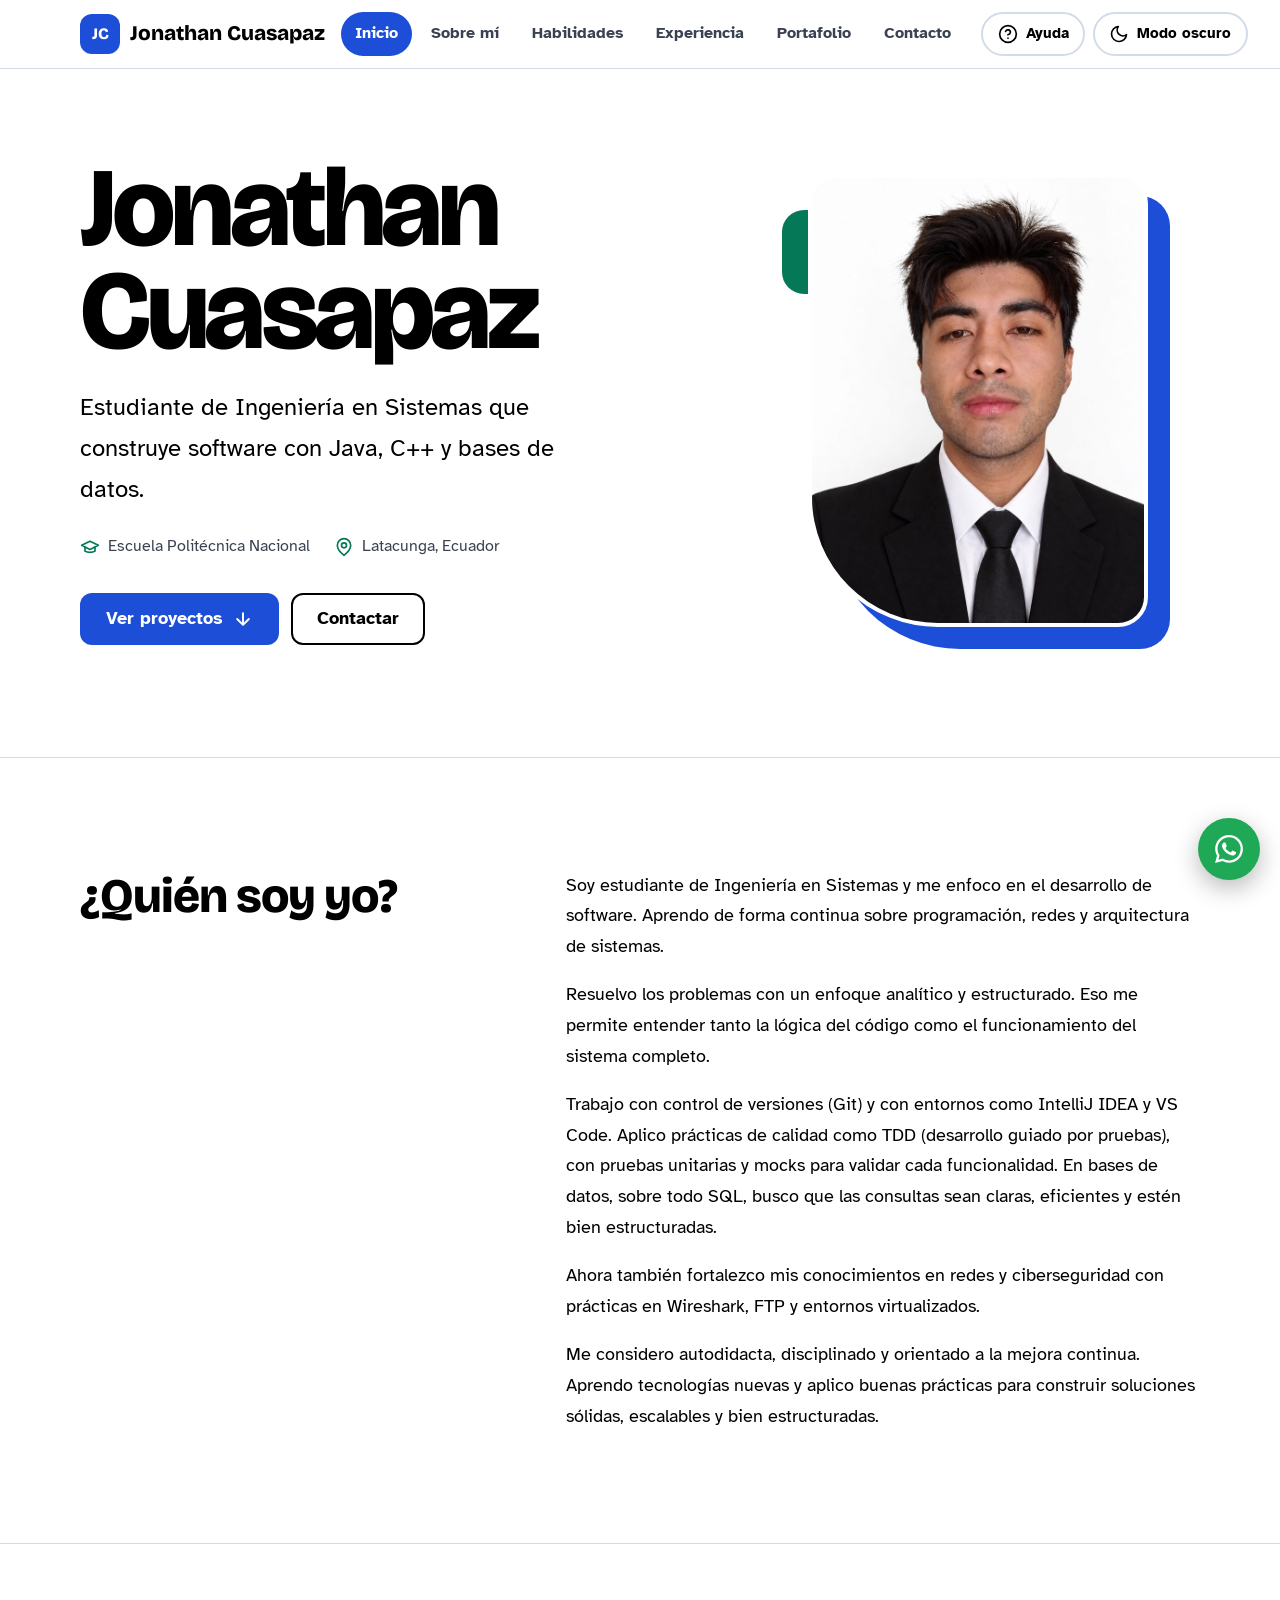
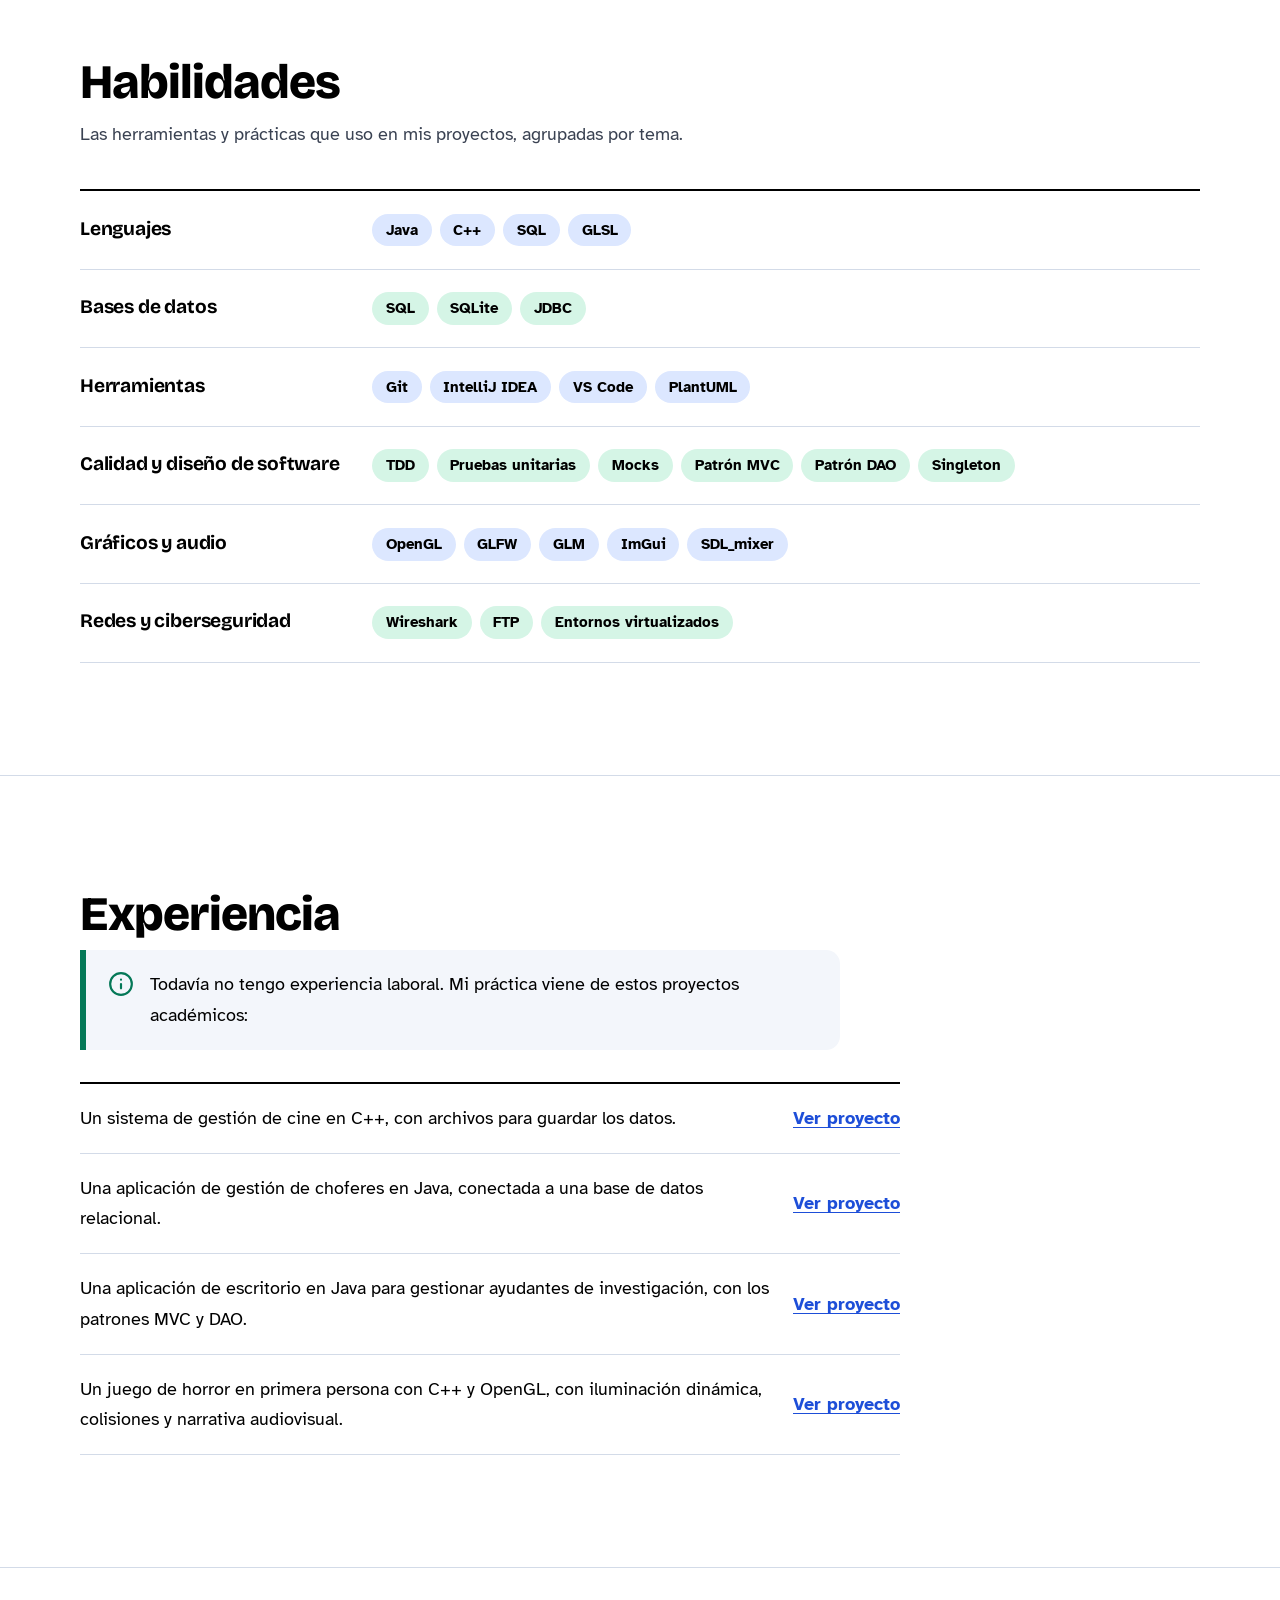
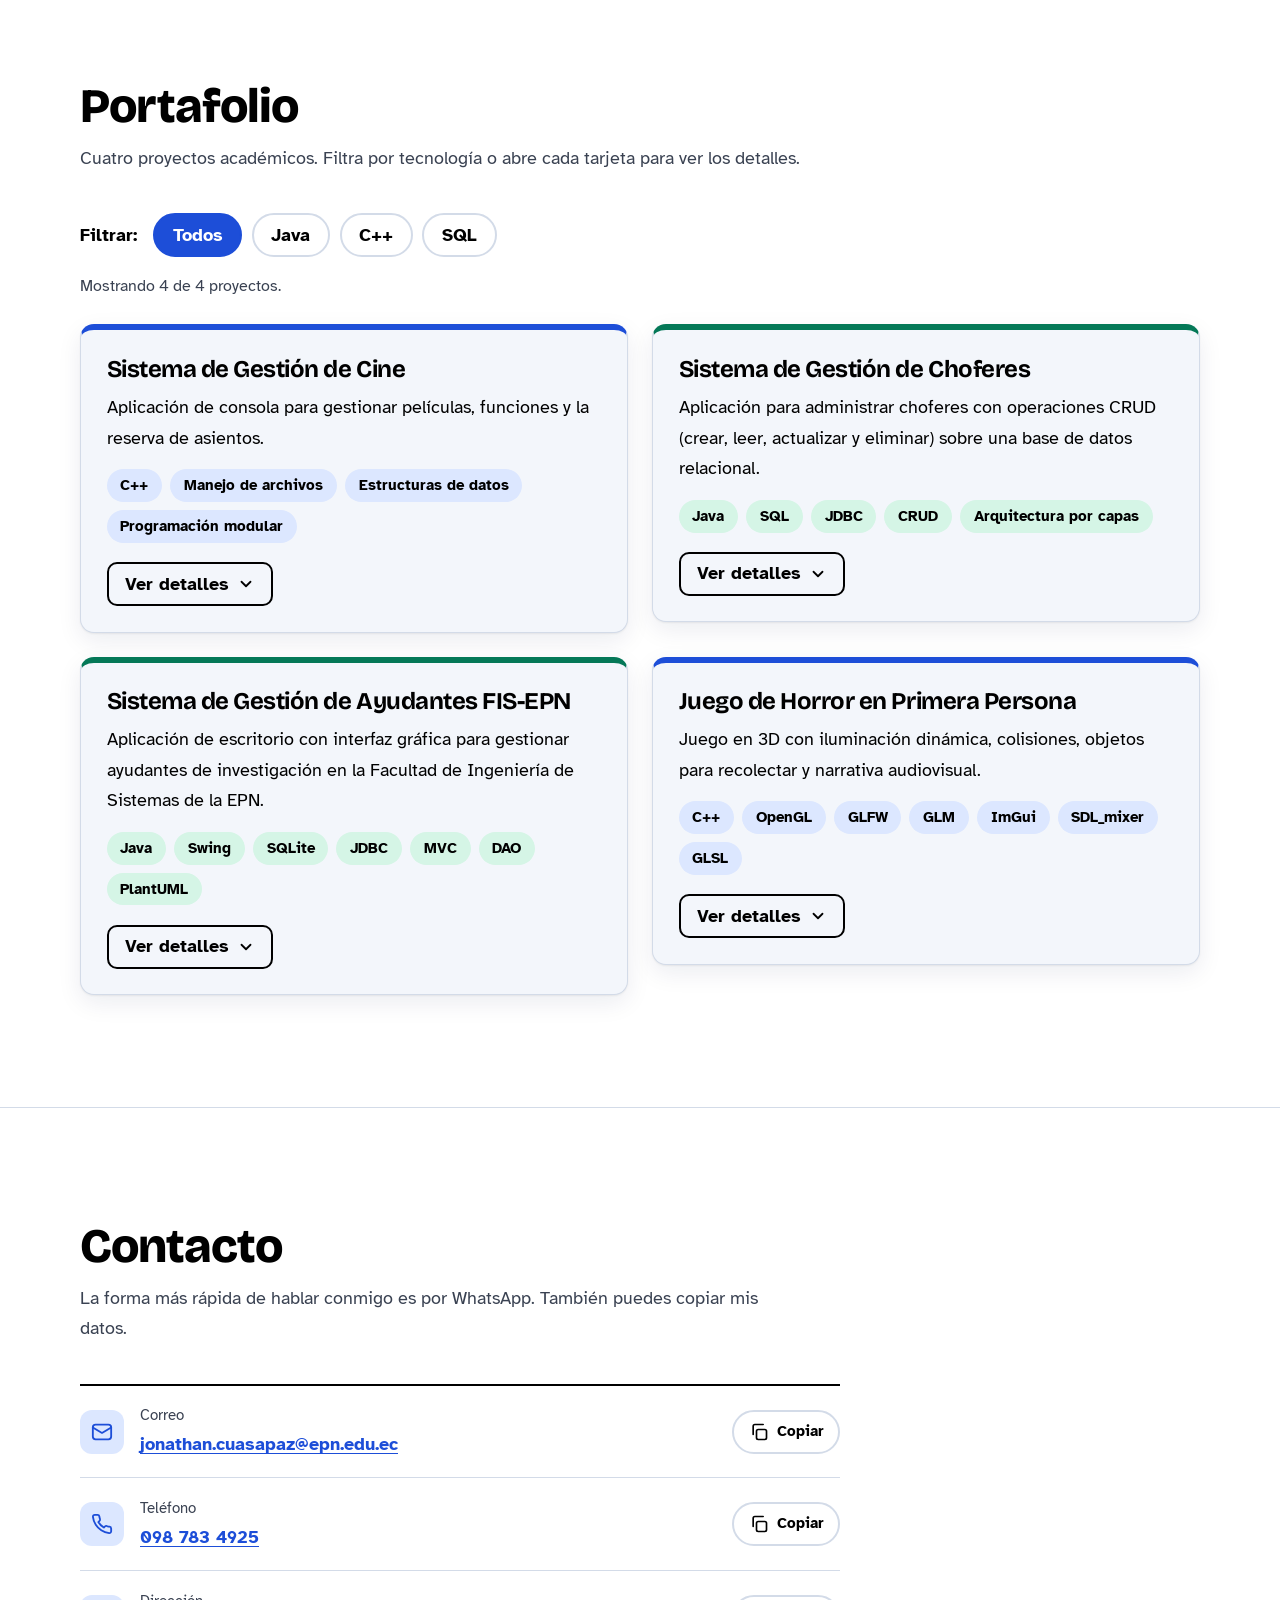
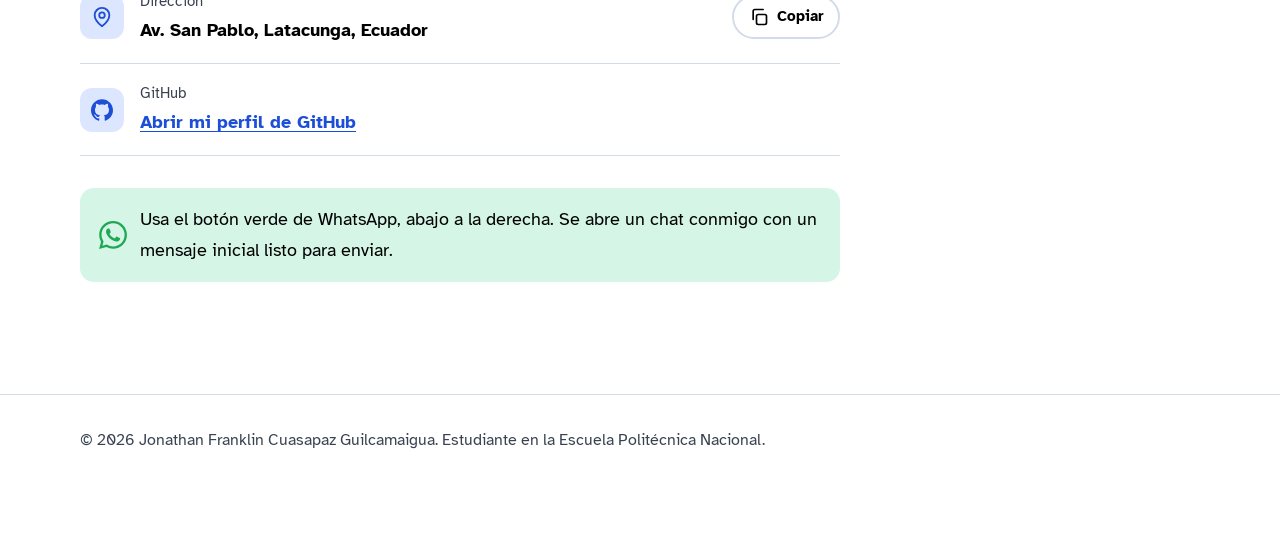
<file: jonathancuasapazv2.html>
<!DOCTYPE html>
<html lang="es" data-theme="light">
<head>
<meta charset="UTF-8">
<meta name="viewport" content="width=device-width, initial-scale=1">
<title>Jonathan Cuasapaz | Portafolio de desarrollo de software</title>
<meta name="description" content="Portafolio de Jonathan Cuasapaz, estudiante de Ingeniería en Sistemas en la Escuela Politécnica Nacional. Proyectos en Java, C++, SQL y OpenGL.">
<meta name="color-scheme" content="light dark">
<link rel="preconnect" href="https://fonts.googleapis.com">
<link rel="preconnect" href="https://fonts.gstatic.com" crossorigin>
<link href="https://fonts.googleapis.com/css2?family=Atkinson+Hyperlegible:ital,wght@0,400;0,700;1,400&family=Bricolage+Grotesque:opsz,wght@12..96,500;12..96,700;12..96,800&display=swap" rel="stylesheet">
<script>
  /* Aplica el tema antes de pintar para evitar parpadeos */
  (function () {
    var t = null;
    try { t = localStorage.getItem('jc-theme'); } catch (e) {}
    if (t !== 'light' && t !== 'dark') {
      t = window.matchMedia && window.matchMedia('(prefers-color-scheme: dark)').matches ? 'dark' : 'light';
    }
    document.documentElement.setAttribute('data-theme', t);
  })();
</script>
<style>
  :root {
    --bg: #FFFFFF;
    --surface: #F3F6FB;
    --text: #000000;
    --muted: #3A4252;
    --line: #D3DBE8;
    --blue: #1D4ED8;
    --blue-soft: #DCE7FF;
    --on-blue: #FFFFFF;
    --green: #047857;
    --green-soft: #D5F5E6;
    --wa: #1FA855;
    --shadow: 0 1px 2px rgba(0,0,0,.06), 0 8px 24px rgba(10,30,80,.08);
    --font-head: "Bricolage Grotesque", "Segoe UI", system-ui, sans-serif;
    --font-body: "Atkinson Hyperlegible", "Segoe UI", system-ui, -apple-system, sans-serif;
    --radius: 14px;
    --nav-h: 68px;
    color-scheme: light;
  }
  [data-theme="dark"] {
    --bg: #000000;
    --surface: #0D121A;
    --text: #FFFFFF;
    --muted: #B9C3D3;
    --line: #232C3B;
    --blue: #6AA8FF;
    --blue-soft: #10264A;
    --on-blue: #000000;
    --green: #3DDC97;
    --green-soft: #0B2E22;
    --wa: #25D366;
    --shadow: 0 1px 2px rgba(0,0,0,.6), 0 8px 24px rgba(0,0,0,.5);
    color-scheme: dark;
  }

  *, *::before, *::after { box-sizing: border-box; }
  html { scroll-behavior: smooth; scroll-padding-top: calc(var(--nav-h) + 16px); }
  @media (prefers-reduced-motion: reduce) { html { scroll-behavior: auto; } * { transition: none !important; animation: none !important; } }
  body {
    margin: 0;
    background: var(--bg);
    color: var(--text);
    font-family: var(--font-body);
    font-size: 1.125rem;
    line-height: 1.7;
    -webkit-font-smoothing: antialiased;
    transition: background-color .25s ease, color .25s ease;
  }
  h1, h2, h3 { font-family: var(--font-head); line-height: 1.1; margin: 0; letter-spacing: -0.02em; }
  p { margin: 0 0 1em; max-width: 68ch; }
  a { color: var(--blue); text-underline-offset: 3px; }
  a:hover { text-decoration-thickness: 2px; }
  ul { margin: 0; padding: 0; list-style: none; }
  :focus-visible { outline: 3px solid var(--blue); outline-offset: 3px; border-radius: 6px; }
  button { font: inherit; color: inherit; cursor: pointer; }

  .wrap { width: min(1120px, 100% - 2.5rem); margin-inline: auto; }
  section { padding: clamp(4rem, 9vw, 7rem) 0; }
  section + section { border-top: 1px solid var(--line); }
  .section-title { font-size: clamp(2rem, 4.5vw, 3rem); font-weight: 800; margin-bottom: .6rem; }
  .section-lead { color: var(--muted); max-width: 60ch; margin-bottom: 2.5rem; }

  .skip { position: absolute; left: 1rem; top: -4rem; background: var(--blue); color: var(--on-blue); padding: .7rem 1.1rem; border-radius: 10px; z-index: 100; font-weight: 700; text-decoration: none; }
  .skip:focus { top: 1rem; }

  /* Progreso de lectura */
  .progress { position: fixed; inset: 0 0 auto 0; height: 4px; background: transparent; z-index: 60; }
  .progress span { display: block; height: 100%; width: 100%; background: linear-gradient(90deg, var(--blue), var(--green)); transform-origin: left; transform: scaleX(0); }

  /* Navegación */
  header.nav { position: sticky; top: 0; z-index: 50; background: color-mix(in srgb, var(--bg) 88%, transparent); backdrop-filter: blur(10px); border-bottom: 1px solid var(--line); }
  .nav-inner { display: flex; align-items: center; gap: 1rem; min-height: var(--nav-h); }
  .brand { white-space: nowrap; font-family: var(--font-head); font-weight: 800; font-size: 1.3rem; text-decoration: none; color: var(--text); display: inline-flex; align-items: center; gap: .6rem; }
  .brand-mark { width: 40px; height: 40px; border-radius: 12px; background: var(--blue); color: var(--on-blue); display: grid; place-items: center; font-size: 1rem; }
  nav.menu { margin-left: auto; }
  nav.menu ul { display: flex; gap: .25rem; }
  nav.menu a { display: block; white-space: nowrap; padding: .55rem .9rem; border-radius: 999px; text-decoration: none; color: var(--muted); font-weight: 700; font-size: 1rem; }
  nav.menu a:hover { color: var(--text); background: var(--surface); }
  nav.menu a[aria-current="true"] { color: var(--on-blue); background: var(--blue); }
  .tools { display: flex; gap: .5rem; }
  .icon-btn { white-space: nowrap; display: inline-flex; align-items: center; gap: .5rem; min-height: 44px; min-width: 44px; padding: 0 .9rem; justify-content: center; border: 2px solid var(--line); background: var(--bg); border-radius: 999px; font-weight: 700; font-size: .95rem; transition: border-color .2s, background-color .2s; }
  .icon-btn:hover { border-color: var(--blue); }
  .icon-btn svg { width: 20px; height: 20px; flex: none; }
  .theme-btn .sun { display: none; }
  [data-theme="dark"] .theme-btn .sun { display: block; }
  [data-theme="dark"] .theme-btn .moon { display: none; }

  @media (max-width: 1200px) and (min-width: 901px) { .brand > span:last-child { display: none; } nav.menu a { padding: .55rem .7rem; } }

  /* Hero */
  .hero { padding-top: clamp(3rem, 7vw, 5.5rem); }
  .hero-grid { display: grid; grid-template-columns: 1.15fr .85fr; gap: clamp(2rem, 6vw, 5rem); align-items: center; }
  .hero h1 { font-size: clamp(3.2rem, 10vw, 7rem); font-weight: 800; letter-spacing: -0.04em; line-height: .92; margin-bottom: 1.5rem; }
  .role { font-size: clamp(1.2rem, 2.4vw, 1.5rem); max-width: 30ch; margin-bottom: 1.5rem; }
  .facts { display: flex; flex-wrap: wrap; gap: .6rem 1.5rem; color: var(--muted); margin-bottom: 2rem; font-size: 1rem; }
  .facts li { display: inline-flex; align-items: center; gap: .5rem; }
  .facts svg { width: 20px; height: 20px; color: var(--green); flex: none; }
  .cta-row { display: flex; flex-wrap: wrap; gap: .8rem; }
  .btn { display: inline-flex; align-items: center; justify-content: center; gap: .6rem; min-height: 52px; padding: 0 1.5rem; border-radius: 12px; font-weight: 700; text-decoration: none; border: 2px solid transparent; transition: transform .15s, background-color .2s, border-color .2s; }
  .btn svg { width: 20px; height: 20px; }
  .btn-primary { background: var(--blue); color: var(--on-blue); }
  .btn-primary:hover { transform: translateY(-2px); }
  .btn-ghost { border-color: var(--text); color: var(--text); background: transparent; }
  .btn-ghost:hover { background: var(--text); color: var(--bg); }

  .photo { position: relative; justify-self: center; width: min(100%, 340px); isolation: isolate; }
  .photo::before { content: ""; position: absolute; inset: 22px -22px -22px 22px; background: var(--blue); border-radius: 30px 30px 30px 130px; z-index: -1; }
  .photo::after { content: ""; position: absolute; width: 84px; height: 84px; left: -26px; top: 36px; background: var(--green); border-radius: 22px; z-index: -1; }
  .photo img { display: block; width: 100%; height: auto; aspect-ratio: 3 / 4; object-fit: cover; object-position: center 20%; border-radius: 30px 30px 30px 130px; border: 4px solid var(--bg); background: var(--surface); }

  /* Sobre mí */
  .about-grid { display: grid; grid-template-columns: .8fr 1.2fr; gap: clamp(1.5rem, 5vw, 4rem); }
  .about-grid .section-title { position: sticky; top: calc(var(--nav-h) + 24px); align-self: start; }
  .about-grid p:last-child { margin-bottom: 0; }

  /* Habilidades */
  .skills { border-top: 2px solid var(--text); }
  .skill-row { display: grid; grid-template-columns: 260px 1fr; gap: 1rem 2rem; padding: 1.4rem 0; border-bottom: 1px solid var(--line); align-items: baseline; }
  .skill-row h3 { font-size: 1.2rem; font-weight: 700; letter-spacing: -0.01em; }
  .chips { display: flex; flex-wrap: wrap; gap: .5rem; }
  .chip { display: inline-block; padding: .25rem .8rem; border-radius: 999px; background: var(--blue-soft); color: var(--text); font-size: .95rem; font-weight: 700; line-height: 1.5; border: 1px solid transparent; }
  .chip.green { background: var(--green-soft); }

  /* Experiencia */
  .notice { display: flex; gap: 1rem; align-items: flex-start; padding: 1.2rem 1.4rem; background: var(--surface); border-left: 6px solid var(--green); border-radius: 0 var(--radius) var(--radius) 0; margin-bottom: 2rem; max-width: 760px; }
  .notice svg { width: 26px; height: 26px; color: var(--green); flex: none; margin-top: 2px; }
  .notice p { margin: 0; }
  .exp-list { max-width: 820px; border-top: 2px solid var(--text); }
  .exp-list li { display: flex; flex-wrap: wrap; justify-content: space-between; gap: .6rem 1.5rem; padding: 1.2rem 0; border-bottom: 1px solid var(--line); align-items: center; }
  .exp-list p { margin: 0; flex: 1 1 380px; }
  .link-arrow { font-weight: 700; white-space: nowrap; }

  /* Portafolio */
  .filter-bar { display: flex; flex-wrap: wrap; align-items: center; gap: .6rem; margin-bottom: 1rem; }
  .filter-bar .label { font-weight: 700; margin-right: .4rem; }
  .filter { min-height: 44px; padding: 0 1.1rem; border-radius: 999px; border: 2px solid var(--line); background: var(--bg); font-weight: 700; transition: border-color .2s, background-color .2s; }
  .filter:hover { border-color: var(--blue); }
  .filter[aria-pressed="true"] { background: var(--blue); border-color: var(--blue); color: var(--on-blue); }
  .status { color: var(--muted); font-size: 1rem; margin: 0 0 1.5rem; min-height: 1.7em; }
  .projects { display: grid; grid-template-columns: repeat(2, 1fr); gap: 1.5rem; align-items: start; }
  .project { background: var(--surface); border: 1px solid var(--line); border-top: 6px solid var(--blue); border-radius: var(--radius); padding: 1.6rem; box-shadow: var(--shadow); }
  .project[data-tags~="java"] { border-top-color: var(--green); }
  .project[hidden] { display: none; }
  .project h3 { font-size: 1.5rem; font-weight: 700; margin-bottom: .6rem; }
  .project .desc { margin-bottom: 1rem; }
  .project details { margin-top: 1.2rem; }
  .project summary { display: inline-flex; align-items: center; gap: .5rem; min-height: 44px; padding: 0 1rem; border: 2px solid var(--text); border-radius: 10px; font-weight: 700; cursor: pointer; list-style: none; }
  .project summary::-webkit-details-marker { display: none; }
  .project summary:hover { background: var(--text); color: var(--bg); }
  .project summary svg { width: 18px; height: 18px; transition: transform .2s; }
  .project details[open] summary svg { transform: rotate(180deg); }
  .project summary .close-label { display: none; }
  .project details[open] summary .open-label { display: none; }
  .project details[open] summary .close-label { display: inline; }
  .project .more { padding-top: 1.1rem; }
  .project .more li { position: relative; padding-left: 1.5rem; margin-bottom: .6rem; }
  .project .more li::before { content: ""; position: absolute; left: 0; top: .7em; width: 8px; height: 8px; border-radius: 50%; background: var(--green); }
  .stack-title { font-weight: 700; margin: 1.2rem 0 .6rem; }

  /* Contacto */
  .contact-list { max-width: 760px; border-top: 2px solid var(--text); }
  .contact-item { display: grid; grid-template-columns: 44px 1fr auto; gap: .4rem 1rem; align-items: center; padding: 1.1rem 0; border-bottom: 1px solid var(--line); }
  .contact-item .ico { width: 44px; height: 44px; border-radius: 12px; background: var(--blue-soft); display: grid; place-items: center; color: var(--blue); }
  .contact-item .ico svg { width: 22px; height: 22px; }
  .contact-item dt { color: var(--muted); font-size: .95rem; }
  .contact-item dd { margin: 0; font-weight: 700; overflow-wrap: anywhere; }
  .copy-btn.done { border-color: var(--green); color: var(--green); }
  .wa-hint { display: flex; gap: .8rem; align-items: center; margin-top: 2rem; padding: 1rem 1.2rem; background: var(--green-soft); border-radius: var(--radius); max-width: 760px; }
  .wa-hint svg { width: 28px; height: 28px; color: var(--wa); flex: none; }
  .wa-hint p { margin: 0; }

  footer { border-top: 1px solid var(--line); padding: 2rem 0 6rem; color: var(--muted); font-size: 1rem; }
  footer p { margin: 0; max-width: none; }

  /* Botón flotante de WhatsApp */
  .wa-fab { position: fixed; right: max(1.25rem, env(safe-area-inset-right)); bottom: max(1.25rem, env(safe-area-inset-bottom)); z-index: 70; display: inline-flex; align-items: center; gap: 0; height: 62px; min-width: 62px; padding: 0 17px; border-radius: 999px; background: var(--wa); color: #fff; text-decoration: none; font-weight: 700; box-shadow: 0 8px 24px rgba(0,0,0,.28); transition: gap .2s, padding .2s, transform .15s; overflow: hidden; }
  [data-theme="dark"] .wa-fab { color: #000; }
  .wa-fab svg { width: 28px; height: 28px; flex: none; }
  .wa-fab .txt { max-width: 0; opacity: 0; white-space: nowrap; transition: max-width .25s ease, opacity .2s ease; }
  .wa-fab:hover, .wa-fab:focus-visible { gap: .6rem; padding: 0 22px 0 17px; transform: translateY(-2px); }
  .wa-fab:hover .txt, .wa-fab:focus-visible .txt { max-width: 220px; opacity: 1; }
  .wa-fab:focus-visible { outline-color: var(--text); outline-offset: 4px; }

  /* Aviso (toast) */
  .toast { position: fixed; left: 50%; bottom: 1.5rem; transform: translate(-50%, 200%); opacity: 0; visibility: hidden; background: var(--text); color: var(--bg); padding: .8rem 1.3rem; border-radius: 12px; font-weight: 700; z-index: 90; box-shadow: var(--shadow); transition: transform .25s ease, opacity .25s ease, visibility .25s; max-width: min(92vw, 520px); text-align: center; }
  .toast.show { transform: translate(-50%, 0); opacity: 1; visibility: visible; }
  .toast.error { background: #B42318; color: #fff; }

  /* Ayuda */
  dialog { border: 2px solid var(--text); border-radius: 18px; background: var(--bg); color: var(--text); padding: 0; width: min(560px, 92vw); box-shadow: var(--shadow); }
  dialog::backdrop { background: rgba(0,10,30,.6); }
  .dlg-head { display: flex; justify-content: space-between; align-items: center; gap: 1rem; padding: 1.2rem 1.5rem; border-bottom: 1px solid var(--line); }
  .dlg-head h2 { font-size: 1.5rem; }
  .dlg-body { padding: 1.2rem 1.5rem 1.6rem; }
  .dlg-body h3 { font-size: 1.1rem; margin: 1.2rem 0 .6rem; }
  .dlg-body h3:first-child { margin-top: 0; }
  .keys li { display: flex; justify-content: space-between; gap: 1rem; padding: .5rem 0; border-bottom: 1px solid var(--line); }
  kbd { font-family: inherit; font-weight: 700; background: var(--surface); border: 2px solid var(--line); border-bottom-width: 4px; border-radius: 8px; padding: 0 .55rem; min-width: 2rem; text-align: center; display: inline-block; }

  noscript .ns { background: var(--green-soft); padding: .8rem 1rem; text-align: center; }

  /* Responsive */
  @media (max-width: 900px) {
    .hero-grid, .about-grid { grid-template-columns: 1fr; }
    .photo { order: -1; width: min(78%, 320px); margin-bottom: 1.5rem; margin-right: 22px; }
    .about-grid .section-title { position: static; }
    .skill-row { grid-template-columns: 1fr; gap: .6rem; }
    .projects { grid-template-columns: 1fr; }
    .nav-inner { flex-wrap: wrap; padding: .6rem 0; }
    nav.menu { order: 3; flex: 1 0 100%; margin-left: 0; overflow-x: auto; padding-bottom: .3rem; }
    nav.menu ul { width: max-content; }
    .tools { margin-left: auto; }
    .tools .btn-label { display: none; }
    :root { --nav-h: 108px; }
  }
  @media (max-width: 640px) {
    .brand > span:last-child { display: none; }
    .brand { margin-right: auto; }
  }
  @media (max-width: 520px) {
    body { font-size: 1.0625rem; }
    .contact-item { grid-template-columns: 44px 1fr; }
    .contact-item .actions { grid-column: 2; }
  }
</style>
</head>
<body>

<a class="skip" href="#contenido">Saltar al contenido</a>
<div class="progress" aria-hidden="true"><span id="progressBar"></span></div>
<noscript><div class="ns">Activa JavaScript para usar el cambio de modo, los filtros y los atajos. El contenido sigue disponible sin él.</div></noscript>

<header class="nav">
  <div class="wrap nav-inner">
    <a class="brand" href="#inicio" aria-label="Jonathan Cuasapaz, ir al inicio">
      <span class="brand-mark" aria-hidden="true">JC</span>
      <span>Jonathan Cuasapaz</span>
    </a>
    <nav class="menu" aria-label="Secciones del portafolio">
      <ul>
        <li><a href="#inicio" data-sec="inicio">Inicio</a></li>
        <li><a href="#sobre-mi" data-sec="sobre-mi">Sobre mí</a></li>
        <li><a href="#habilidades" data-sec="habilidades">Habilidades</a></li>
        <li><a href="#experiencia" data-sec="experiencia">Experiencia</a></li>
        <li><a href="#portafolio" data-sec="portafolio">Portafolio</a></li>
        <li><a href="#contacto" data-sec="contacto">Contacto</a></li>
      </ul>
    </nav>
    <div class="tools">
      <button class="icon-btn" id="helpBtn" type="button" aria-haspopup="dialog" title="Ayuda y atajos de teclado (?)">
        <svg viewBox="0 0 24 24" fill="none" stroke="currentColor" stroke-width="2" stroke-linecap="round" stroke-linejoin="round" aria-hidden="true"><circle cx="12" cy="12" r="10"/><path d="M9.1 9a3 3 0 0 1 5.8 1c0 2-3 3-3 3"/><path d="M12 17h.01"/></svg>
        <span class="btn-label">Ayuda</span>
      </button>
      <button class="icon-btn theme-btn" id="themeBtn" type="button" title="Cambiar entre modo claro y oscuro (T)" aria-label="Cambiar a modo oscuro">
        <svg class="moon" viewBox="0 0 24 24" fill="none" stroke="currentColor" stroke-width="2" stroke-linecap="round" stroke-linejoin="round" aria-hidden="true"><path d="M21 12.8A9 9 0 1 1 11.2 3a7 7 0 0 0 9.8 9.8z"/></svg>
        <svg class="sun" viewBox="0 0 24 24" fill="none" stroke="currentColor" stroke-width="2" stroke-linecap="round" stroke-linejoin="round" aria-hidden="true"><circle cx="12" cy="12" r="4"/><path d="M12 2v2M12 20v2M4.9 4.9l1.4 1.4M17.7 17.7l1.4 1.4M2 12h2M20 12h2M4.9 19.1l1.4-1.4M17.7 6.3l1.4-1.4"/></svg>
        <span class="btn-label" id="themeLabel">Modo oscuro</span>
      </button>
    </div>
  </div>
</header>

<main id="contenido">

  <!-- INICIO -->
  <section id="inicio" class="hero" aria-labelledby="h-inicio">
    <div class="wrap hero-grid">
      <div>
        <h1 id="h-inicio">Jonathan Cuasapaz</h1>
        <p class="role">Estudiante de Ingeniería en Sistemas que construye software con Java, C++ y bases de datos.</p>
        <ul class="facts">
          <li>
            <svg viewBox="0 0 24 24" fill="none" stroke="currentColor" stroke-width="2" stroke-linecap="round" stroke-linejoin="round" aria-hidden="true"><path d="M22 10 12 5 2 10l10 5 10-5z"/><path d="M6 12v5c3 2 9 2 12 0v-5"/></svg>
            Escuela Politécnica Nacional
          </li>
          <li>
            <svg viewBox="0 0 24 24" fill="none" stroke="currentColor" stroke-width="2" stroke-linecap="round" stroke-linejoin="round" aria-hidden="true"><path d="M20 10c0 6-8 12-8 12S4 16 4 10a8 8 0 0 1 16 0z"/><circle cx="12" cy="10" r="3"/></svg>
            Latacunga, Ecuador
          </li>
        </ul>
        <div class="cta-row">
          <a class="btn btn-primary" href="#portafolio">
            Ver proyectos
            <svg viewBox="0 0 24 24" fill="none" stroke="currentColor" stroke-width="2.4" stroke-linecap="round" stroke-linejoin="round" aria-hidden="true"><path d="M12 5v14M5 12l7 7 7-7"/></svg>
          </a>
          <a class="btn btn-ghost" href="#contacto">Contactar</a>
        </div>
      </div>
      <div class="photo">
        <img src="[data-uri]" alt="Retrato de Jonathan Cuasapaz con traje negro y corbata" width="720" height="960">
      </div>
    </div>
  </section>

  <!-- SOBRE MÍ -->
  <section id="sobre-mi" aria-labelledby="h-sobre">
    <div class="wrap about-grid">
      <h2 class="section-title" id="h-sobre">¿Quién soy yo?</h2>
      <div>
        <p>Soy estudiante de Ingeniería en Sistemas y me enfoco en el desarrollo de software. Aprendo de forma continua sobre programación, redes y arquitectura de sistemas.</p>
        <p>Resuelvo los problemas con un enfoque analítico y estructurado. Eso me permite entender tanto la lógica del código como el funcionamiento del sistema completo.</p>
        <p>Trabajo con control de versiones (Git) y con entornos como IntelliJ IDEA y VS Code. Aplico prácticas de calidad como TDD (desarrollo guiado por pruebas), con pruebas unitarias y mocks para validar cada funcionalidad. En bases de datos, sobre todo SQL, busco que las consultas sean claras, eficientes y estén bien estructuradas.</p>
        <p>Ahora también fortalezco mis conocimientos en redes y ciberseguridad con prácticas en Wireshark, FTP y entornos virtualizados.</p>
        <p>Me considero autodidacta, disciplinado y orientado a la mejora continua. Aprendo tecnologías nuevas y aplico buenas prácticas para construir soluciones sólidas, escalables y bien estructuradas.</p>
      </div>
    </div>
  </section>

  <!-- HABILIDADES -->
  <section id="habilidades" aria-labelledby="h-skills">
    <div class="wrap">
      <h2 class="section-title" id="h-skills">Habilidades</h2>
      <p class="section-lead">Las herramientas y prácticas que uso en mis proyectos, agrupadas por tema.</p>
      <div class="skills">
        <div class="skill-row">
          <h3>Lenguajes</h3>
          <ul class="chips"><li class="chip">Java</li><li class="chip">C++</li><li class="chip">SQL</li><li class="chip">GLSL</li></ul>
        </div>
        <div class="skill-row">
          <h3>Bases de datos</h3>
          <ul class="chips"><li class="chip green">SQL</li><li class="chip green">SQLite</li><li class="chip green">JDBC</li></ul>
        </div>
        <div class="skill-row">
          <h3>Herramientas</h3>
          <ul class="chips"><li class="chip">Git</li><li class="chip">IntelliJ IDEA</li><li class="chip">VS Code</li><li class="chip">PlantUML</li></ul>
        </div>
        <div class="skill-row">
          <h3>Calidad y diseño de software</h3>
          <ul class="chips"><li class="chip green">TDD</li><li class="chip green">Pruebas unitarias</li><li class="chip green">Mocks</li><li class="chip green">Patrón MVC</li><li class="chip green">Patrón DAO</li><li class="chip green">Singleton</li></ul>
        </div>
        <div class="skill-row">
          <h3>Gráficos y audio</h3>
          <ul class="chips"><li class="chip">OpenGL</li><li class="chip">GLFW</li><li class="chip">GLM</li><li class="chip">ImGui</li><li class="chip">SDL_mixer</li></ul>
        </div>
        <div class="skill-row">
          <h3>Redes y ciberseguridad</h3>
          <ul class="chips"><li class="chip green">Wireshark</li><li class="chip green">FTP</li><li class="chip green">Entornos virtualizados</li></ul>
        </div>
      </div>
    </div>
  </section>

  <!-- EXPERIENCIA -->
  <section id="experiencia" aria-labelledby="h-exp">
    <div class="wrap">
      <h2 class="section-title" id="h-exp">Experiencia</h2>
      <div class="notice">
        <svg viewBox="0 0 24 24" fill="none" stroke="currentColor" stroke-width="2" stroke-linecap="round" stroke-linejoin="round" aria-hidden="true"><circle cx="12" cy="12" r="10"/><path d="M12 16v-4M12 8h.01"/></svg>
        <p>Todavía no tengo experiencia laboral. Mi práctica viene de estos proyectos académicos:</p>
      </div>
      <ul class="exp-list">
        <li>
          <p>Un sistema de gestión de cine en C++, con archivos para guardar los datos.</p>
          <a class="link-arrow" href="#p-cine" data-open="p-cine">Ver proyecto</a>
        </li>
        <li>
          <p>Una aplicación de gestión de choferes en Java, conectada a una base de datos relacional.</p>
          <a class="link-arrow" href="#p-choferes" data-open="p-choferes">Ver proyecto</a>
        </li>
        <li>
          <p>Una aplicación de escritorio en Java para gestionar ayudantes de investigación, con los patrones MVC y DAO.</p>
          <a class="link-arrow" href="#p-ayudantes" data-open="p-ayudantes">Ver proyecto</a>
        </li>
        <li>
          <p>Un juego de horror en primera persona con C++ y OpenGL, con iluminación dinámica, colisiones y narrativa audiovisual.</p>
          <a class="link-arrow" href="#p-horror" data-open="p-horror">Ver proyecto</a>
        </li>
      </ul>
    </div>
  </section>

  <!-- PORTAFOLIO -->
  <section id="portafolio" aria-labelledby="h-port">
    <div class="wrap">
      <h2 class="section-title" id="h-port">Portafolio</h2>
      <p class="section-lead">Cuatro proyectos académicos. Filtra por tecnología o abre cada tarjeta para ver los detalles.</p>

      <div class="filter-bar" role="group" aria-label="Filtrar proyectos por tecnología">
        <span class="label" aria-hidden="true">Filtrar:</span>
        <button class="filter" type="button" data-filter="todos" aria-pressed="true">Todos</button>
        <button class="filter" type="button" data-filter="java" aria-pressed="false">Java</button>
        <button class="filter" type="button" data-filter="cpp" aria-pressed="false">C++</button>
        <button class="filter" type="button" data-filter="sql" aria-pressed="false">SQL</button>
      </div>
      <p class="status" id="filterStatus" role="status" aria-live="polite">Mostrando 4 de 4 proyectos.</p>

      <div class="projects" id="projects">

        <article class="project" id="p-cine" data-tags="cpp">
          <h3>Sistema de Gestión de Cine</h3>
          <p class="desc">Aplicación de consola para gestionar películas, funciones y la reserva de asientos.</p>
          <ul class="chips"><li class="chip">C++</li><li class="chip">Manejo de archivos</li><li class="chip">Estructuras de datos</li><li class="chip">Programación modular</li></ul>
          <details>
            <summary>
              <span class="open-label">Ver detalles</span><span class="close-label">Ocultar detalles</span>
              <svg viewBox="0 0 24 24" fill="none" stroke="currentColor" stroke-width="2.4" stroke-linecap="round" stroke-linejoin="round" aria-hidden="true"><path d="m6 9 6 6 6-6"/></svg>
            </summary>
            <ul class="more">
              <li>Controla la disponibilidad de asientos y valida lo que ingresa el usuario.</li>
              <li>Guarda los datos en archivos para que no se pierdan al cerrar el programa.</li>
              <li>Tiene una arquitectura modular, con el código separado en archivos .h y .cpp.</li>
            </ul>
          </details>
        </article>

        <article class="project" id="p-choferes" data-tags="java sql">
          <h3>Sistema de Gestión de Choferes</h3>
          <p class="desc">Aplicación para administrar choferes con operaciones CRUD (crear, leer, actualizar y eliminar) sobre una base de datos relacional.</p>
          <ul class="chips"><li class="chip green">Java</li><li class="chip green">SQL</li><li class="chip green">JDBC</li><li class="chip green">CRUD</li><li class="chip green">Arquitectura por capas</li></ul>
          <details>
            <summary>
              <span class="open-label">Ver detalles</span><span class="close-label">Ocultar detalles</span>
              <svg viewBox="0 0 24 24" fill="none" stroke="currentColor" stroke-width="2.4" stroke-linecap="round" stroke-linejoin="round" aria-hidden="true"><path d="m6 9 6 6 6-6"/></svg>
            </summary>
            <ul class="more">
              <li>Se conecta a la base de datos y ejecuta consultas SQL.</li>
              <li>Valida los datos desde la capa de aplicación antes de guardarlos.</li>
              <li>Organiza el código por capas: lógica y acceso a datos.</li>
            </ul>
          </details>
        </article>

        <article class="project" id="p-ayudantes" data-tags="java sql">
          <h3>Sistema de Gestión de Ayudantes FIS-EPN</h3>
          <p class="desc">Aplicación de escritorio con interfaz gráfica para gestionar ayudantes de investigación en la Facultad de Ingeniería de Sistemas de la EPN.</p>
          <ul class="chips"><li class="chip green">Java</li><li class="chip green">Swing</li><li class="chip green">SQLite</li><li class="chip green">JDBC</li><li class="chip green">MVC</li><li class="chip green">DAO</li><li class="chip green">PlantUML</li></ul>
          <details>
            <summary>
              <span class="open-label">Ver detalles</span><span class="close-label">Ocultar detalles</span>
              <svg viewBox="0 0 24 24" fill="none" stroke="currentColor" stroke-width="2.4" stroke-linecap="round" stroke-linejoin="round" aria-hidden="true"><path d="m6 9 6 6 6-6"/></svg>
            </summary>
            <ul class="more">
              <li>Tiene dos roles: Jefa de Departamento y Director de Proyecto.</li>
              <li>Incluye el flujo de solicitud y aprobación de ayudantes, registro de horas, reportes y notificaciones.</li>
              <li>Aplica el patrón MVC con una capa DAO para guardar los datos, y Singleton para las entidades clave.</li>
              <li>Está documentado con diagramas UML hechos en PlantUML.</li>
            </ul>
          </details>
        </article>

        <article class="project" id="p-horror" data-tags="cpp">
          <h3>Juego de Horror en Primera Persona</h3>
          <p class="desc">Juego en 3D con iluminación dinámica, colisiones, objetos para recolectar y narrativa audiovisual.</p>
          <ul class="chips"><li class="chip">C++</li><li class="chip">OpenGL</li><li class="chip">GLFW</li><li class="chip">GLM</li><li class="chip">ImGui</li><li class="chip">SDL_mixer</li><li class="chip">GLSL</li></ul>
          <details>
            <summary>
              <span class="open-label">Ver detalles</span><span class="close-label">Ocultar detalles</span>
              <svg viewBox="0 0 24 24" fill="none" stroke="currentColor" stroke-width="2.4" stroke-linecap="round" stroke-linejoin="round" aria-hidden="true"><path d="m6 9 6 6 6-6"/></svg>
            </summary>
            <ul class="more">
              <li>Usa focos de luz cuadrados, física de colisiones y recolección de objetos con interfaz interactiva.</li>
              <li>Controla música y efectos de sonido con SDL_mixer, con audio asíncrono.</li>
              <li>Incluye menú principal, pausa, pantalla de carga animada y cinemática final.</li>
              <li>Usa shaders GLSL personalizados, modelos 3D (GLTF/OBJ), partículas para la lluvia y una máquina de estados para el juego.</li>
              <li>Está hecho con diseño orientado a objetos y arquitectura modular.</li>
            </ul>
          </details>
        </article>

      </div>
    </div>
  </section>

  <!-- CONTACTO -->
  <section id="contacto" aria-labelledby="h-contacto">
    <div class="wrap">
      <h2 class="section-title" id="h-contacto">Contacto</h2>
      <p class="section-lead">La forma más rápida de hablar conmigo es por WhatsApp. También puedes copiar mis datos.</p>

      <dl class="contact-list" style="margin:0">
        <div class="contact-item">
          <span class="ico" aria-hidden="true"><svg viewBox="0 0 24 24" fill="none" stroke="currentColor" stroke-width="2" stroke-linecap="round" stroke-linejoin="round"><rect x="2" y="4" width="20" height="16" rx="3"/><path d="m2 7 10 6 10-6"/></svg></span>
          <div><dt>Correo</dt><dd><a href="mailto:jonathan.cuasapaz@epn.edu.ec">jonathan.cuasapaz@epn.edu.ec</a></dd></div>
          <div class="actions"><button class="icon-btn copy-btn" type="button" data-copy="jonathan.cuasapaz@epn.edu.ec" data-what="Correo">
            <svg viewBox="0 0 24 24" fill="none" stroke="currentColor" stroke-width="2" stroke-linecap="round" stroke-linejoin="round" aria-hidden="true"><rect x="9" y="9" width="12" height="12" rx="2"/><path d="M5 15V5a2 2 0 0 1 2-2h10"/></svg>
            <span>Copiar</span></button></div>
        </div>
        <div class="contact-item">
          <span class="ico" aria-hidden="true"><svg viewBox="0 0 24 24" fill="none" stroke="currentColor" stroke-width="2" stroke-linecap="round" stroke-linejoin="round"><path d="M22 16.9v3a2 2 0 0 1-2.2 2 19.8 19.8 0 0 1-8.6-3.1 19.5 19.5 0 0 1-6-6A19.8 19.8 0 0 1 2.1 4.2 2 2 0 0 1 4.1 2h3a2 2 0 0 1 2 1.7c.1 1 .4 1.9.7 2.8a2 2 0 0 1-.5 2.1L8 9.9a16 16 0 0 0 6 6l1.3-1.3a2 2 0 0 1 2.1-.4c.9.3 1.8.6 2.8.7a2 2 0 0 1 1.7 2z"/></svg></span>
          <div><dt>Teléfono</dt><dd><a href="tel:+593987834925">098 783 4925</a></dd></div>
          <div class="actions"><button class="icon-btn copy-btn" type="button" data-copy="0987834925" data-what="Teléfono">
            <svg viewBox="0 0 24 24" fill="none" stroke="currentColor" stroke-width="2" stroke-linecap="round" stroke-linejoin="round" aria-hidden="true"><rect x="9" y="9" width="12" height="12" rx="2"/><path d="M5 15V5a2 2 0 0 1 2-2h10"/></svg>
            <span>Copiar</span></button></div>
        </div>
        <div class="contact-item">
          <span class="ico" aria-hidden="true"><svg viewBox="0 0 24 24" fill="none" stroke="currentColor" stroke-width="2" stroke-linecap="round" stroke-linejoin="round"><path d="M20 10c0 6-8 12-8 12S4 16 4 10a8 8 0 0 1 16 0z"/><circle cx="12" cy="10" r="3"/></svg></span>
          <div><dt>Dirección</dt><dd>Av. San Pablo, Latacunga, Ecuador</dd></div>
          <div class="actions"><button class="icon-btn copy-btn" type="button" data-copy="Av. San Pablo, Latacunga, Ecuador" data-what="Dirección">
            <svg viewBox="0 0 24 24" fill="none" stroke="currentColor" stroke-width="2" stroke-linecap="round" stroke-linejoin="round" aria-hidden="true"><rect x="9" y="9" width="12" height="12" rx="2"/><path d="M5 15V5a2 2 0 0 1 2-2h10"/></svg>
            <span>Copiar</span></button></div>
        </div>
        <div class="contact-item">
          <span class="ico" aria-hidden="true"><svg viewBox="0 0 24 24" fill="currentColor"><path d="M12 .297c-6.63 0-12 5.373-12 12 0 5.303 3.438 9.8 8.205 11.385.6.113.82-.258.82-.577 0-.285-.01-1.04-.015-2.04-3.338.724-4.042-1.61-4.042-1.61C4.422 18.07 3.633 17.7 3.633 17.7c-1.087-.744.084-.729.084-.729 1.205.084 1.838 1.236 1.838 1.236 1.07 1.835 2.809 1.305 3.495.998.108-.776.417-1.305.76-1.605-2.665-.3-5.466-1.332-5.466-5.93 0-1.31.465-2.38 1.235-3.22-.135-.303-.54-1.523.105-3.176 0 0 1.005-.322 3.3 1.23.96-.267 1.98-.399 3-.405 1.02.006 2.04.138 3 .405 2.28-1.552 3.285-1.23 3.285-1.23.645 1.653.24 2.873.12 3.176.765.84 1.23 1.91 1.23 3.22 0 4.61-2.805 5.625-5.475 5.92.42.36.81 1.096.81 2.22 0 1.606-.015 2.896-.015 3.286 0 .315.21.69.825.57C20.565 22.092 24 17.592 24 12.297c0-6.627-5.373-12-12-12"/></svg></span>
          <div><dt>GitHub</dt><dd><a href="https://github.com/jonathanfcg18" target="_blank" rel="noopener noreferrer">Abrir mi perfil de GitHub<span class="sr-only"> (se abre en una pestaña nueva)</span></a></dd></div>
          <div class="actions"></div>
        </div>
      </dl>

      <div class="wa-hint">
        <svg viewBox="0 0 24 24" fill="currentColor" aria-hidden="true"><path d="M17.472 14.382c-.297-.149-1.758-.867-2.03-.967-.273-.099-.471-.148-.67.15-.197.297-.767.966-.94 1.164-.173.199-.347.223-.644.075-.297-.15-1.255-.463-2.39-1.475-.883-.788-1.48-1.761-1.653-2.059-.173-.297-.018-.458.13-.606.134-.133.298-.347.446-.52.149-.174.198-.298.298-.497.099-.198.05-.371-.025-.52-.075-.149-.669-1.612-.916-2.207-.242-.579-.487-.5-.669-.51-.173-.008-.371-.01-.57-.01-.198 0-.52.074-.792.372-.272.297-1.04 1.016-1.04 2.479 0 1.462 1.065 2.875 1.213 3.074.149.198 2.096 3.2 5.077 4.487.709.306 1.262.489 1.694.625.712.227 1.36.195 1.871.118.571-.085 1.758-.719 2.006-1.413.248-.694.248-1.289.173-1.413-.074-.124-.272-.198-.57-.347m-5.421 7.403h-.004a9.87 9.87 0 01-5.031-1.378l-.361-.214-3.741.982.998-3.648-.235-.374a9.86 9.86 0 01-1.51-5.26c.001-5.45 4.436-9.884 9.888-9.884 2.64 0 5.122 1.03 6.988 2.898a9.825 9.825 0 012.893 6.994c-.003 5.45-4.437 9.884-9.885 9.884m8.413-18.297A11.815 11.815 0 0012.05 0C5.495 0 .16 5.335.157 11.892c0 2.096.547 4.142 1.588 5.945L.057 24l6.305-1.654a11.882 11.882 0 005.683 1.448h.005c6.554 0 11.89-5.335 11.893-11.893a11.821 11.821 0 00-3.48-8.413Z"/></svg>
        <p>Usa el botón verde de WhatsApp, abajo a la derecha. Se abre un chat conmigo con un mensaje inicial listo para enviar.</p>
      </div>
    </div>
  </section>

</main>

<footer>
  <div class="wrap"><p>© 2026 Jonathan Franklin Cuasapaz Guilcamaigua. Estudiante en la Escuela Politécnica Nacional.</p></div>
</footer>

<!-- Botón flotante de WhatsApp -->
<a class="wa-fab" id="waFab" href="https://wa.me/593987834925?text=Hola%20Jonathan%2C%20vi%20tu%20portafolio%20y%20quisiera%20contactarte." target="_blank" rel="noopener noreferrer" aria-label="Escribir a Jonathan por WhatsApp (se abre en una pestaña nueva)">
  <svg viewBox="0 0 24 24" fill="currentColor" aria-hidden="true"><path d="M17.472 14.382c-.297-.149-1.758-.867-2.03-.967-.273-.099-.471-.148-.67.15-.197.297-.767.966-.94 1.164-.173.199-.347.223-.644.075-.297-.15-1.255-.463-2.39-1.475-.883-.788-1.48-1.761-1.653-2.059-.173-.297-.018-.458.13-.606.134-.133.298-.347.446-.52.149-.174.198-.298.298-.497.099-.198.05-.371-.025-.52-.075-.149-.669-1.612-.916-2.207-.242-.579-.487-.5-.669-.51-.173-.008-.371-.01-.57-.01-.198 0-.52.074-.792.372-.272.297-1.04 1.016-1.04 2.479 0 1.462 1.065 2.875 1.213 3.074.149.198 2.096 3.2 5.077 4.487.709.306 1.262.489 1.694.625.712.227 1.36.195 1.871.118.571-.085 1.758-.719 2.006-1.413.248-.694.248-1.289.173-1.413-.074-.124-.272-.198-.57-.347m-5.421 7.403h-.004a9.87 9.87 0 01-5.031-1.378l-.361-.214-3.741.982.998-3.648-.235-.374a9.86 9.86 0 01-1.51-5.26c.001-5.45 4.436-9.884 9.888-9.884 2.64 0 5.122 1.03 6.988 2.898a9.825 9.825 0 012.893 6.994c-.003 5.45-4.437 9.884-9.885 9.884m8.413-18.297A11.815 11.815 0 0012.05 0C5.495 0 .16 5.335.157 11.892c0 2.096.547 4.142 1.588 5.945L.057 24l6.305-1.654a11.882 11.882 0 005.683 1.448h.005c6.554 0 11.89-5.335 11.893-11.893a11.821 11.821 0 00-3.48-8.413Z"/></svg>
  <span class="txt">Escribir por WhatsApp</span>
</a>

<!-- Avisos -->
<div class="toast" id="toast" role="status" aria-live="polite"></div>

<!-- Ayuda -->
<dialog id="helpDialog" aria-labelledby="helpTitle">
  <div class="dlg-head">
    <h2 id="helpTitle">Ayuda</h2>
    <button class="icon-btn" id="helpClose" type="button" aria-label="Cerrar ayuda">
      <svg viewBox="0 0 24 24" fill="none" stroke="currentColor" stroke-width="2.4" stroke-linecap="round" aria-hidden="true"><path d="M18 6 6 18M6 6l12 12"/></svg>
      <span>Cerrar</span>
    </button>
  </div>
  <div class="dlg-body">
    <h3>Cómo moverte</h3>
    <p>Usa el menú de arriba para ir a cada sección. La sección en la que estás aparece resaltada en azul, y la barra de color en el borde superior muestra cuánto has avanzado.</p>
    <h3>Atajos de teclado</h3>
    <ul class="keys">
      <li><span>Cambiar entre modo claro y oscuro</span><kbd>T</kbd></li>
      <li><span>Abrir esta ayuda</span><kbd>?</kbd></li>
      <li><span>Ir a una sección (de Inicio a Contacto)</span><span><kbd>1</kbd> a <kbd>6</kbd></span></li>
      <li><span>Cerrar esta ventana</span><kbd>Esc</kbd></li>
    </ul>
    <h3>Contacto rápido</h3>
    <p style="margin-bottom:0">El botón verde de WhatsApp está siempre visible abajo a la derecha.</p>
  </div>
</dialog>

<style>.sr-only{position:absolute;width:1px;height:1px;padding:0;margin:-1px;overflow:hidden;clip:rect(0,0,0,0);white-space:nowrap;border:0}</style>

<script>
(function () {
  var root = document.documentElement;
  var $ = function (s, c) { return (c || document).querySelector(s); };
  var $$ = function (s, c) { return Array.prototype.slice.call((c || document).querySelectorAll(s)); };

  /* ---------- Avisos ---------- */
  var toast = $('#toast'), toastTimer;
  function showToast(msg, isError) {
    toast.textContent = msg;
    toast.classList.toggle('error', !!isError);
    toast.classList.add('show');
    clearTimeout(toastTimer);
    toastTimer = setTimeout(function () { toast.classList.remove('show'); }, isError ? 5500 : 2600);
  }

  /* ---------- Tema claro / oscuro ---------- */
  var themeBtn = $('#themeBtn'), themeLabel = $('#themeLabel');
  function applyThemeUI() {
    var dark = root.getAttribute('data-theme') === 'dark';
    themeLabel.textContent = dark ? 'Modo claro' : 'Modo oscuro';
    themeBtn.setAttribute('aria-label', dark ? 'Cambiar a modo claro' : 'Cambiar a modo oscuro');
  }
  function toggleTheme() {
    var next = root.getAttribute('data-theme') === 'dark' ? 'light' : 'dark';
    root.setAttribute('data-theme', next);
    try { localStorage.setItem('jc-theme', next); } catch (e) {}
    applyThemeUI();
    showToast(next === 'dark' ? 'Modo oscuro activado' : 'Modo claro activado');
  }
  themeBtn.addEventListener('click', toggleTheme);
  applyThemeUI();

  /* ---------- Progreso de lectura ---------- */
  var bar = $('#progressBar');
  function updateProgress() {
    var h = document.documentElement.scrollHeight - window.innerHeight;
    var p = h > 0 ? Math.min(1, Math.max(0, window.scrollY / h)) : 0;
    bar.style.transform = 'scaleX(' + p + ')';
  }
  window.addEventListener('scroll', updateProgress, { passive: true });
  window.addEventListener('resize', updateProgress);
  updateProgress();

  /* ---------- Sección activa en el menú ---------- */
  var links = $$('nav.menu a');
  function setActive(id) {
    links.forEach(function (a) {
      if (a.getAttribute('data-sec') === id) a.setAttribute('aria-current', 'true');
      else a.removeAttribute('aria-current');
    });
    var act = $('nav.menu a[aria-current="true"]');
    if (act && act.scrollIntoView && window.innerWidth <= 900) {
      var nav = $('nav.menu');
      nav.scrollTo({ left: act.offsetLeft - 16, behavior: 'smooth' });
    }
  }
  if ('IntersectionObserver' in window) {
    var io = new IntersectionObserver(function (entries) {
      entries.forEach(function (e) { if (e.isIntersecting) setActive(e.target.id); });
    }, { rootMargin: '-40% 0px -55% 0px' });
    $$('main section').forEach(function (s) { io.observe(s); });
  }
  setActive('inicio');

  /* ---------- Filtro de proyectos ---------- */
  var filters = $$('.filter'), projects = $$('.project'), statusEl = $('#filterStatus');
  var names = { todos: 'Todos', java: 'Java', cpp: 'C++', sql: 'SQL' };
  function applyFilter(key) {
    var shown = 0;
    projects.forEach(function (p) {
      var ok = key === 'todos' || p.getAttribute('data-tags').split(' ').indexOf(key) !== -1;
      p.hidden = !ok;
      if (ok) shown++;
    });
    filters.forEach(function (b) { b.setAttribute('aria-pressed', b.getAttribute('data-filter') === key ? 'true' : 'false'); });
    statusEl.textContent = key === 'todos'
      ? 'Mostrando ' + shown + ' de ' + projects.length + ' proyectos.'
      : 'Mostrando ' + shown + ' de ' + projects.length + ' proyectos con ' + names[key] + '. Elige "Todos" para ver el resto.';
  }
  filters.forEach(function (b) { b.addEventListener('click', function () { applyFilter(b.getAttribute('data-filter')); }); });

  /* Enlaces de Experiencia: muestran el proyecto aunque el filtro lo oculte */
  $$('[data-open]').forEach(function (a) {
    a.addEventListener('click', function () {
      var id = a.getAttribute('data-open'), card = document.getElementById(id);
      if (card && card.hidden) applyFilter('todos');
      if (card) { var d = card.querySelector('details'); if (d) d.open = true; }
    });
  });

  /* ---------- Copiar datos de contacto ---------- */
  function fallbackCopy(text) {
    var ta = document.createElement('textarea');
    ta.value = text; ta.setAttribute('readonly', ''); ta.style.position = 'fixed'; ta.style.opacity = '0';
    document.body.appendChild(ta); ta.select();
    var ok = false;
    try { ok = document.execCommand('copy'); } catch (e) {}
    document.body.removeChild(ta);
    return ok;
  }
  $$('.copy-btn').forEach(function (btn) {
    btn.addEventListener('click', function () {
      var text = btn.getAttribute('data-copy'), what = btn.getAttribute('data-what');
      function ok() {
        showToast(what + ' copiado');
        var s = $('span', btn), old = s.textContent;
        btn.classList.add('done'); s.textContent = 'Copiado';
        setTimeout(function () { btn.classList.remove('done'); s.textContent = old; }, 2000);
      }
      function fail() { showToast('No se pudo copiar. Selecciona el texto y usa Ctrl+C (o Cmd+C en Mac).', true); }
      if (navigator.clipboard && window.isSecureContext) {
        navigator.clipboard.writeText(text).then(ok, function () { fallbackCopy(text) ? ok() : fail(); });
      } else { fallbackCopy(text) ? ok() : fail(); }
    });
  });

  /* ---------- Ayuda ---------- */
  var dlg = $('#helpDialog');
  function openHelp() { if (dlg.showModal) dlg.showModal(); else dlg.setAttribute('open', ''); }
  $('#helpBtn').addEventListener('click', openHelp);
  $('#helpClose').addEventListener('click', function () { dlg.close(); });
  dlg.addEventListener('click', function (e) { if (e.target === dlg) dlg.close(); });

  /* ---------- Atajos de teclado ---------- */
  var ids = ['inicio', 'sobre-mi', 'habilidades', 'experiencia', 'portafolio', 'contacto'];
  document.addEventListener('keydown', function (e) {
    if (e.ctrlKey || e.metaKey || e.altKey || dlg.open) return;
    var tag = (e.target.tagName || '').toLowerCase();
    if (tag === 'input' || tag === 'textarea' || tag === 'select' || e.target.isContentEditable) return;
    var k = e.key;
    if (k === 't' || k === 'T') { toggleTheme(); }
    else if (k === '?' || k === 'h' || k === 'H') { e.preventDefault(); openHelp(); }
    else if (/^[1-6]$/.test(k)) {
      var el = document.getElementById(ids[+k - 1]);
      if (el) { el.scrollIntoView(); history.replaceState(null, '', '#' + ids[+k - 1]); }
    }
  });
})();
</script>
</body>
</html>
</file>
